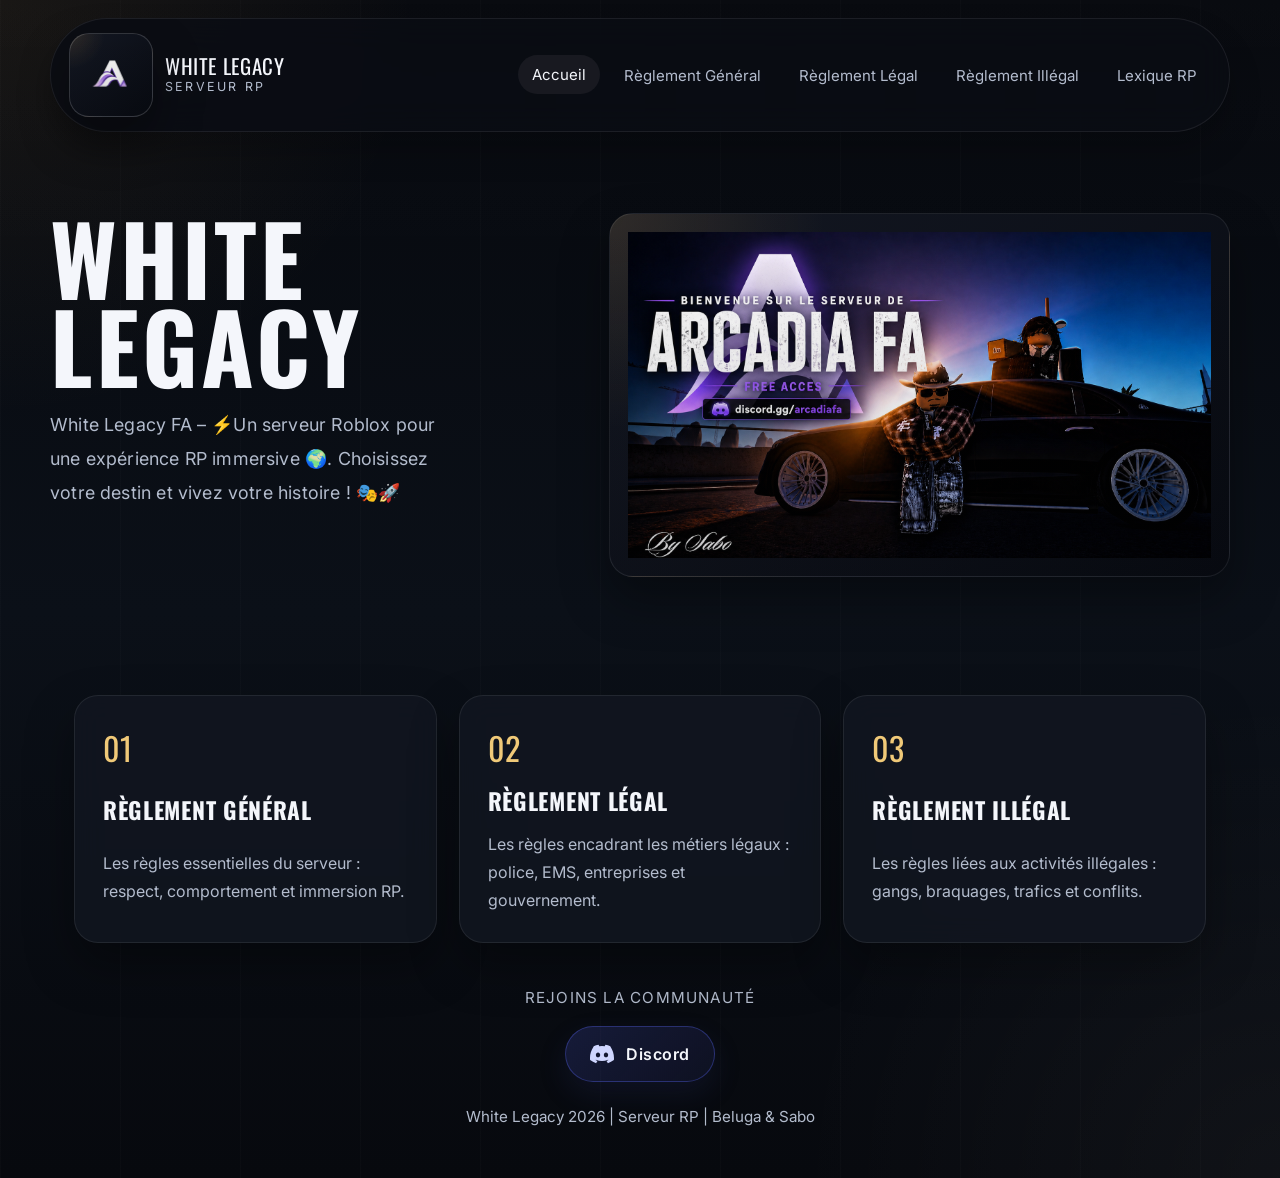
<file: index.html>
<!DOCTYPE html>
<html lang="fr">
  <head>
    <meta charset="UTF-8" />
    <meta name="viewport" content="width=device-width, initial-scale=1.0" />
    <title>White Legacy | Accueil</title>
    <meta
      name="description"
      content="Accueil du site White Legacy avec accès rapide aux règlements du serveur RP."
    />
    <link rel="preconnect" href="https://fonts.googleapis.com" />
    <link rel="preconnect" href="https://fonts.gstatic.com" crossorigin />
    <link
      href="https://fonts.googleapis.com/css2?family=Oswald:wght@400;500;600&family=Inter:wght@400;500;600;700&display=swap"
      rel="stylesheet"
    />
    <link rel="stylesheet" href="style.css" />
  </head>
  <body data-page="index.html">
    <div class="site-shell">
      <header class="page-hero page-hero--home">
        <nav class="navbar">
          <a href="index.html" class="brand" aria-label="Retour à l'accueil">
            <span class="media-frame media-frame--logo">
              <img
                class="media-image media-image--contain brand-logo"
                data-image-key="logo"
                alt="Logo White Legacy"
                loading="eager"
              />
              <span class="media-fallback" aria-hidden="true">
                <strong>WL</strong>
                <small>Logo</small>
              </span>
            </span>

            <span class="brand-copy">
              <span class="brand-text">White Legacy</span>
              <span class="brand-subtitle">Serveur RP</span>
            </span>
          </a>

          <button
            class="nav-toggle"
            type="button"
            aria-label="Ouvrir le menu"
            aria-expanded="false"
          >
            <span></span>
            <span></span>
            <span></span>
          </button>

          <div class="nav-links">
            <a href="index.html">Accueil</a>
            <a href="reglement-general.html">Règlement Général</a>
            <a href="reglement-legal.html">Règlement Légal</a>
            <a href="reglement-illegal.html">Règlement Illégal</a>
            <a href="lexique.html">Lexique RP</a>
          </div>
        </nav>

        <div class="hero-grid">
          <div class="hero-copy-panel" data-reveal>
            <h1>White Legacy</h1>
            <p class="hero-copy">
              White Legacy FA – ⚡Un serveur Roblox pour une expérience RP
              immersive 🌍. Choisissez votre destin et vivez votre histoire !
              🎭🚀
            </p>
          </div>

          <div class="hero-visual-panel" data-reveal>
            <div class="media-frame media-frame--banner">
              <img
                class="media-image hero-banner-image"
                data-image-key="banner"
                alt="Bannière White Legacy"
                loading="eager"
              />
              <div class="media-fallback" aria-hidden="true">
                <strong>Bannière White Legacy</strong>
                <small>Ajoute ou remplace `images/banner.jpg`</small>
              </div>
            </div>
          </div>
        </div>
      </header>

      <main>
        <section class="section">
          <div class="page-card-grid">
            <a href="reglement-general.html" class="page-card" data-reveal>
              <span class="page-card-index">01</span>
              <h3>Règlement Général</h3>
              <p>
                Les règles essentielles du serveur : respect, comportement et
                immersion RP.
              </p>
            </a>

            <a href="reglement-legal.html" class="page-card" data-reveal>
              <span class="page-card-index">02</span>
              <h3>Règlement Légal</h3>
              <p>
                Les règles encadrant les métiers légaux : police, EMS,
                entreprises et gouvernement.
              </p>
            </a>

            <a href="reglement-illegal.html" class="page-card" data-reveal>
              <span class="page-card-index">03</span>
              <h3>Règlement Illégal</h3>
              <p>
                Les règles liées aux activités illégales : gangs, braquages,
                trafics et conflits.
              </p>
            </a>
          </div>
        </section>
      </main>

      <footer class="footer">
        <div class="footer-community">
          <p class="footer-community-text">Rejoins la communauté</p>
          <a
            href="https://discord.gg/whitelegacy"
            class="discord-button"
            target="_blank"
            rel="noopener noreferrer"
            aria-label="Rejoindre le Discord White Legacy"
          >
            <span class="discord-button-icon" aria-hidden="true">
              <svg
                viewBox="0 0 24 24"
                role="img"
                focusable="false"
                xmlns="http://www.w3.org/2000/svg"
              >
                <path
                  d="M20.317 4.369a19.791 19.791 0 0 0-4.885-1.515.074.074 0 0 0-.078.037c-.211.375-.444.864-.608 1.249a18.27 18.27 0 0 0-5.487 0 12.64 12.64 0 0 0-.617-1.249.077.077 0 0 0-.078-.037 19.736 19.736 0 0 0-4.885 1.515.07.07 0 0 0-.032.027C.533 9.046-.32 13.58.099 18.057a.082.082 0 0 0 .031.056 19.9 19.9 0 0 0 5.993 3.03.078.078 0 0 0 .084-.028c.462-.63.874-1.295 1.226-1.994a.076.076 0 0 0-.041-.106 13.107 13.107 0 0 1-1.872-.892.077.077 0 0 1-.008-.128c.126-.094.252-.192.372-.291a.074.074 0 0 1 .077-.01c3.927 1.793 8.18 1.793 12.061 0a.074.074 0 0 1 .078.009c.12.099.246.198.373.292a.077.077 0 0 1-.006.127 12.299 12.299 0 0 1-1.873.892.077.077 0 0 0-.04.107c.36.698.772 1.363 1.225 1.993a.076.076 0 0 0 .084.028 19.838 19.838 0 0 0 6.002-3.03.077.077 0 0 0 .031-.055c.5-5.177-.838-9.674-3.548-13.66a.061.061 0 0 0-.031-.03ZM8.02 15.331c-1.183 0-2.157-1.085-2.157-2.419 0-1.333.955-2.418 2.157-2.418 1.211 0 2.176 1.094 2.157 2.418 0 1.334-.955 2.419-2.157 2.419Zm7.975 0c-1.183 0-2.157-1.085-2.157-2.419 0-1.333.955-2.418 2.157-2.418 1.211 0 2.176 1.094 2.157 2.418 0 1.334-.946 2.419-2.157 2.419Z"
                />
              </svg>
            </span>
            <span class="discord-button-label">Discord</span>
          </a>
        </div>
        <p>
          White Legacy <span id="current-year"></span> | Serveur RP | Beluga &
          Sabo
        </p>
      </footer>
    </div>

    <script src="script.js"></script>
  </body>
</html>
</file>
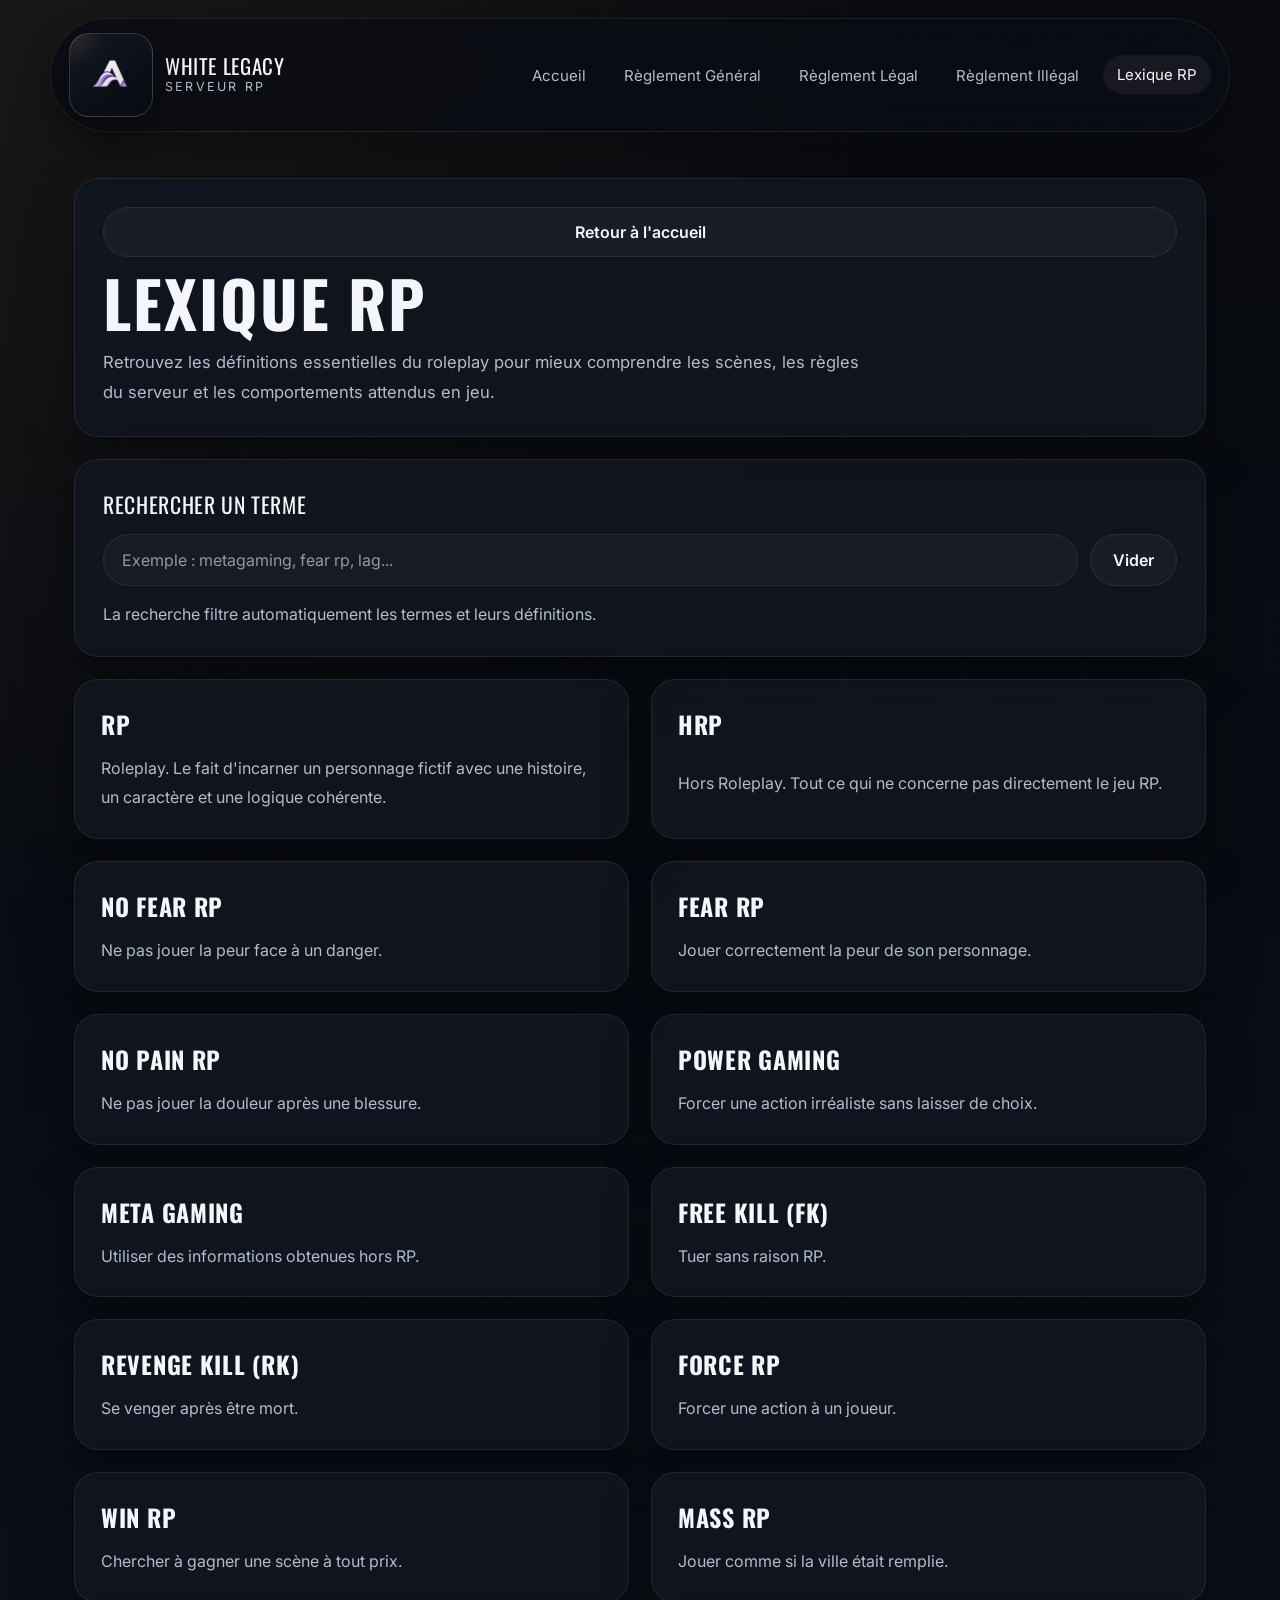
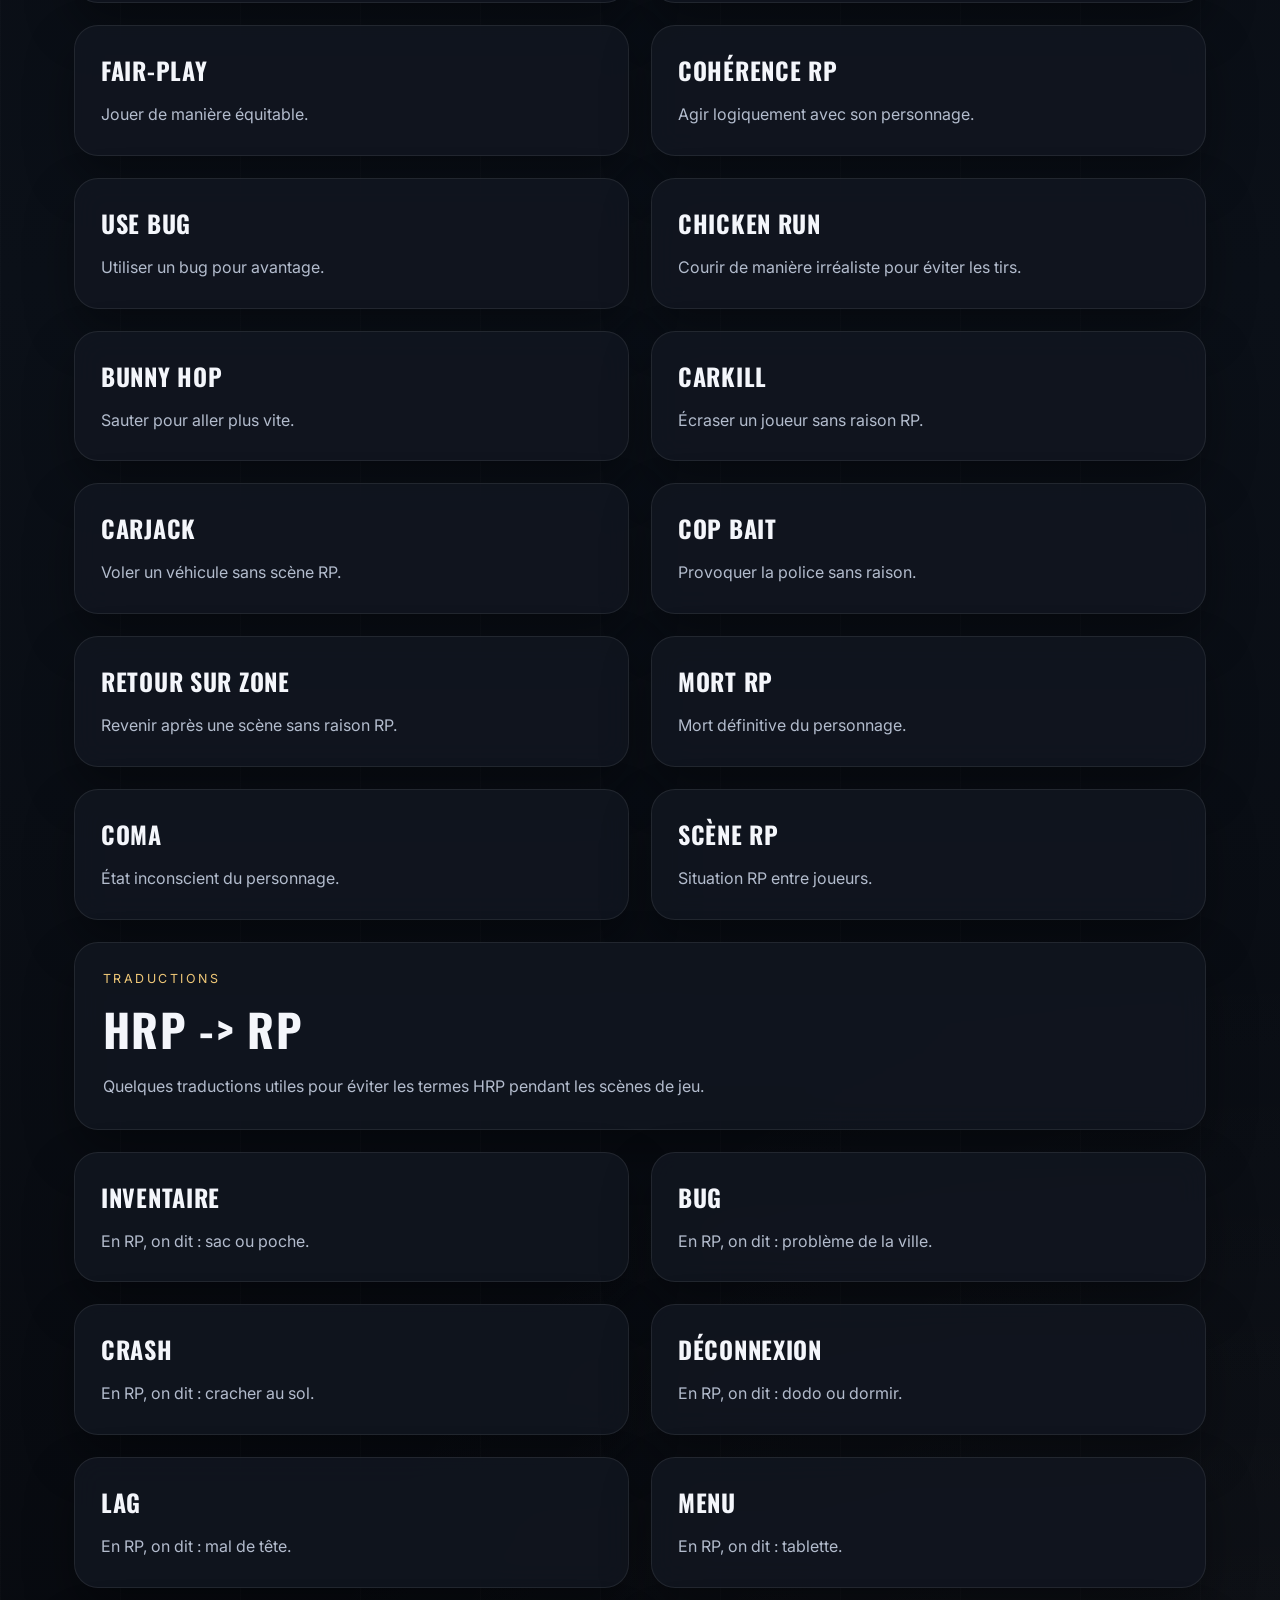
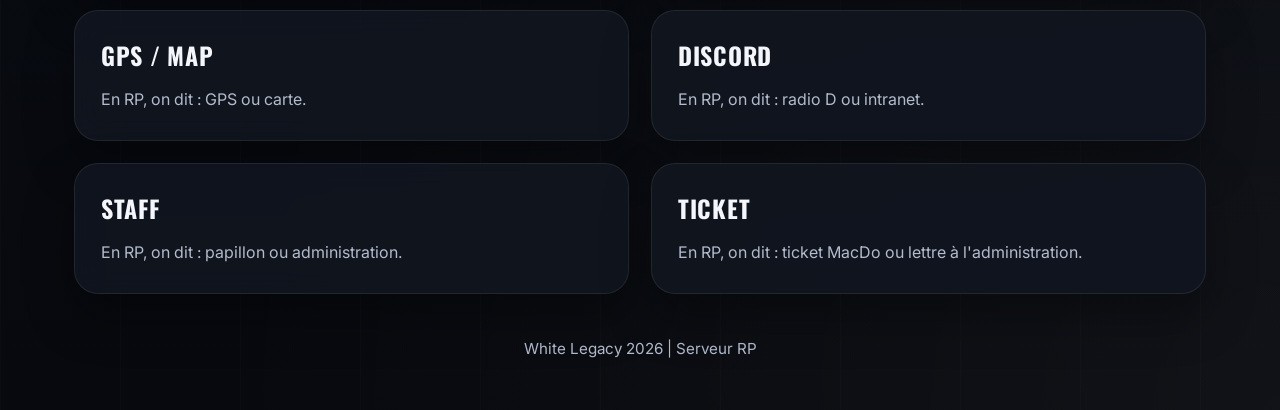
<file: lexique.html>
<!DOCTYPE html>
<html lang="fr">
  <head>
    <meta charset="UTF-8" />
    <meta name="viewport" content="width=device-width, initial-scale=1.0" />
    <title>White Legacy | Lexique RP</title>
    <meta
      name="description"
      content="Lexique RP complet de White Legacy pour comprendre les principaux termes du roleplay."
    />
    <link rel="preconnect" href="https://fonts.googleapis.com" />
    <link rel="preconnect" href="https://fonts.gstatic.com" crossorigin />
    <link
      href="https://fonts.googleapis.com/css2?family=Oswald:wght@400;500;600&family=Inter:wght@400;500;600;700&display=swap"
      rel="stylesheet"
    />
    <link rel="stylesheet" href="style.css" />
  </head>
  <body data-page="lexique.html">
    <div class="site-shell">
      <header class="page-hero page-hero--inner">
        <nav class="navbar">
          <a href="index.html" class="brand" aria-label="Retour à l'accueil">
            <span class="media-frame media-frame--logo">
              <img
                class="media-image media-image--contain brand-logo"
                data-image-key="logo"
                alt="Logo White Legacy"
                loading="eager"
              />
              <span class="media-fallback" aria-hidden="true">
                <strong>WL</strong>
                <small>Logo</small>
              </span>
            </span>

            <span class="brand-copy">
              <span class="brand-text">White Legacy</span>
              <span class="brand-subtitle">Serveur RP</span>
            </span>
          </a>

          <button
            class="nav-toggle"
            type="button"
            aria-label="Ouvrir le menu"
            aria-expanded="false"
          >
            <span></span>
            <span></span>
            <span></span>
          </button>

          <div class="nav-links">
            <a href="index.html">Accueil</a>
            <a href="reglement-general.html">Règlement Général</a>
            <a href="reglement-legal.html">Règlement Légal</a>
            <a href="reglement-illegal.html">Règlement Illégal</a>
            <a href="lexique.html">Lexique RP</a>
          </div>
        </nav>
      </header>

      <main class="page-main">
        <section class="lexicon-page">
          <div class="lexicon-hero" data-reveal>
            <a href="index.html" class="back-link">Retour à l'accueil</a>
            <h1>Lexique RP</h1>
            <p class="lexicon-intro">
              Retrouvez les définitions essentielles du roleplay pour mieux
              comprendre les scènes, les règles du serveur et les comportements
              attendus en jeu.
            </p>
          </div>

          <section class="lexicon-search-panel" data-reveal>
            <label class="lexicon-search-label" for="lexiqueSearch">
              Rechercher un terme
            </label>
            <div class="lexicon-search-bar">
              <input
                id="lexiqueSearch"
                class="lexicon-search-input"
                type="search"
                placeholder="Exemple : metagaming, fear rp, lag..."
                autocomplete="off"
              />
              <button
                id="clearLexiqueSearch"
                type="button"
                class="lexicon-clear-button"
              >
                Vider
              </button>
            </div>
            <p class="lexicon-search-help">
              La recherche filtre automatiquement les termes et leurs
              définitions.
            </p>
          </section>

          <div id="noLexiqueResult" class="lexicon-empty" hidden>
            Aucun terme trouvé.
          </div>

          <section class="lexicon-grid">
            <article class="lexicon-card lexique-card" data-reveal>
              <h2 class="lexicon-term lexique-term">RP</h2>
              <p class="lexicon-definition lexique-definition">
                Roleplay. Le fait d'incarner un personnage fictif avec une
                histoire, un caractère et une logique cohérente.
              </p>
            </article>

            <article class="lexicon-card lexique-card" data-reveal>
              <h2 class="lexicon-term lexique-term">HRP</h2>
              <p class="lexicon-definition lexique-definition">
                Hors Roleplay. Tout ce qui ne concerne pas directement le jeu
                RP.
              </p>
            </article>

            <article class="lexicon-card lexique-card" data-reveal>
              <h2 class="lexicon-term lexique-term">No Fear RP</h2>
              <p class="lexicon-definition lexique-definition">
                Ne pas jouer la peur face à un danger.
              </p>
            </article>

            <article class="lexicon-card lexique-card" data-reveal>
              <h2 class="lexicon-term lexique-term">Fear RP</h2>
              <p class="lexicon-definition lexique-definition">
                Jouer correctement la peur de son personnage.
              </p>
            </article>

            <article class="lexicon-card lexique-card" data-reveal>
              <h2 class="lexicon-term lexique-term">No Pain RP</h2>
              <p class="lexicon-definition lexique-definition">
                Ne pas jouer la douleur après une blessure.
              </p>
            </article>

            <article class="lexicon-card lexique-card" data-reveal>
              <h2 class="lexicon-term lexique-term">Power Gaming</h2>
              <p class="lexicon-definition lexique-definition">
                Forcer une action irréaliste sans laisser de choix.
              </p>
            </article>

            <article class="lexicon-card lexique-card" data-reveal>
              <h2 class="lexicon-term lexique-term">Meta Gaming</h2>
              <p class="lexicon-definition lexique-definition">
                Utiliser des informations obtenues hors RP.
              </p>
            </article>

            <article class="lexicon-card lexique-card" data-reveal>
              <h2 class="lexicon-term lexique-term">Free Kill (FK)</h2>
              <p class="lexicon-definition lexique-definition">
                Tuer sans raison RP.
              </p>
            </article>

            <article class="lexicon-card lexique-card" data-reveal>
              <h2 class="lexicon-term lexique-term">Revenge Kill (RK)</h2>
              <p class="lexicon-definition lexique-definition">
                Se venger après être mort.
              </p>
            </article>

            <article class="lexicon-card lexique-card" data-reveal>
              <h2 class="lexicon-term lexique-term">Force RP</h2>
              <p class="lexicon-definition lexique-definition">
                Forcer une action à un joueur.
              </p>
            </article>

            <article class="lexicon-card lexique-card" data-reveal>
              <h2 class="lexicon-term lexique-term">Win RP</h2>
              <p class="lexicon-definition lexique-definition">
                Chercher à gagner une scène à tout prix.
              </p>
            </article>

            <article class="lexicon-card lexique-card" data-reveal>
              <h2 class="lexicon-term lexique-term">Mass RP</h2>
              <p class="lexicon-definition lexique-definition">
                Jouer comme si la ville était remplie.
              </p>
            </article>

            <article class="lexicon-card lexique-card" data-reveal>
              <h2 class="lexicon-term lexique-term">Fair-play</h2>
              <p class="lexicon-definition lexique-definition">
                Jouer de manière équitable.
              </p>
            </article>

            <article class="lexicon-card lexique-card" data-reveal>
              <h2 class="lexicon-term lexique-term">Cohérence RP</h2>
              <p class="lexicon-definition lexique-definition">
                Agir logiquement avec son personnage.
              </p>
            </article>

            <article class="lexicon-card lexique-card" data-reveal>
              <h2 class="lexicon-term lexique-term">Use Bug</h2>
              <p class="lexicon-definition lexique-definition">
                Utiliser un bug pour avantage.
              </p>
            </article>

            <article class="lexicon-card lexique-card" data-reveal>
              <h2 class="lexicon-term lexique-term">Chicken Run</h2>
              <p class="lexicon-definition lexique-definition">
                Courir de manière irréaliste pour éviter les tirs.
              </p>
            </article>

            <article class="lexicon-card lexique-card" data-reveal>
              <h2 class="lexicon-term lexique-term">Bunny Hop</h2>
              <p class="lexicon-definition lexique-definition">
                Sauter pour aller plus vite.
              </p>
            </article>

            <article class="lexicon-card lexique-card" data-reveal>
              <h2 class="lexicon-term lexique-term">Carkill</h2>
              <p class="lexicon-definition lexique-definition">
                Écraser un joueur sans raison RP.
              </p>
            </article>

            <article class="lexicon-card lexique-card" data-reveal>
              <h2 class="lexicon-term lexique-term">Carjack</h2>
              <p class="lexicon-definition lexique-definition">
                Voler un véhicule sans scène RP.
              </p>
            </article>

            <article class="lexicon-card lexique-card" data-reveal>
              <h2 class="lexicon-term lexique-term">Cop Bait</h2>
              <p class="lexicon-definition lexique-definition">
                Provoquer la police sans raison.
              </p>
            </article>

            <article class="lexicon-card lexique-card" data-reveal>
              <h2 class="lexicon-term lexique-term">Retour sur zone</h2>
              <p class="lexicon-definition lexique-definition">
                Revenir après une scène sans raison RP.
              </p>
            </article>

            <article class="lexicon-card lexique-card" data-reveal>
              <h2 class="lexicon-term lexique-term">Mort RP</h2>
              <p class="lexicon-definition lexique-definition">
                Mort définitive du personnage.
              </p>
            </article>

            <article class="lexicon-card lexique-card" data-reveal>
              <h2 class="lexicon-term lexique-term">Coma</h2>
              <p class="lexicon-definition lexique-definition">
                État inconscient du personnage.
              </p>
            </article>

            <article class="lexicon-card lexique-card" data-reveal>
              <h2 class="lexicon-term lexique-term">Scène RP</h2>
              <p class="lexicon-definition lexique-definition">
                Situation RP entre joueurs.
              </p>
            </article>
          </section>

          <section class="lexicon-section" data-reveal>
            <p class="lexicon-kicker">Traductions</p>
            <h2 class="lexicon-section-title">HRP -> RP</h2>
            <p class="lexicon-section-copy">
              Quelques traductions utiles pour éviter les termes HRP pendant les
              scènes de jeu.
            </p>
          </section>

          <section class="lexicon-grid">
            <article class="lexicon-card lexique-card" data-reveal>
              <h2 class="lexicon-term lexique-term">Inventaire</h2>
              <p class="lexicon-definition lexique-definition">
                En RP, on dit : sac ou poche.
              </p>
            </article>

            <article class="lexicon-card lexique-card" data-reveal>
              <h2 class="lexicon-term lexique-term">Bug</h2>
              <p class="lexicon-definition lexique-definition">
                En RP, on dit : problème de la ville.
              </p>
            </article>

            <article class="lexicon-card lexique-card" data-reveal>
              <h2 class="lexicon-term lexique-term">Crash</h2>
              <p class="lexicon-definition lexique-definition">
                En RP, on dit : cracher au sol.
              </p>
            </article>

            <article class="lexicon-card lexique-card" data-reveal>
              <h2 class="lexicon-term lexique-term">Déconnexion</h2>
              <p class="lexicon-definition lexique-definition">
                En RP, on dit : dodo ou dormir.
              </p>
            </article>

            <article class="lexicon-card lexique-card" data-reveal>
              <h2 class="lexicon-term lexique-term">Lag</h2>
              <p class="lexicon-definition lexique-definition">
                En RP, on dit : mal de tête.
              </p>
            </article>

            <article class="lexicon-card lexique-card" data-reveal>
              <h2 class="lexicon-term lexique-term">Menu</h2>
              <p class="lexicon-definition lexique-definition">
                En RP, on dit : tablette.
              </p>
            </article>

            <article class="lexicon-card lexique-card" data-reveal>
              <h2 class="lexicon-term lexique-term">GPS / Map</h2>
              <p class="lexicon-definition lexique-definition">
                En RP, on dit : GPS ou carte.
              </p>
            </article>

            <article class="lexicon-card lexique-card" data-reveal>
              <h2 class="lexicon-term lexique-term">Discord</h2>
              <p class="lexicon-definition lexique-definition">
                En RP, on dit : radio D ou intranet.
              </p>
            </article>

            <article class="lexicon-card lexique-card" data-reveal>
              <h2 class="lexicon-term lexique-term">Staff</h2>
              <p class="lexicon-definition lexique-definition">
                En RP, on dit : papillon ou administration.
              </p>
            </article>

            <article class="lexicon-card lexique-card" data-reveal>
              <h2 class="lexicon-term lexique-term">Ticket</h2>
              <p class="lexicon-definition lexique-definition">
                En RP, on dit : ticket MacDo ou lettre à l'administration.
              </p>
            </article>
          </section>
        </section>
      </main>

      <footer class="footer">
        <p>White Legacy <span id="current-year"></span> | Serveur RP</p>
      </footer>
    </div>

    <script src="script.js"></script>
  </body>
</html>
</file>
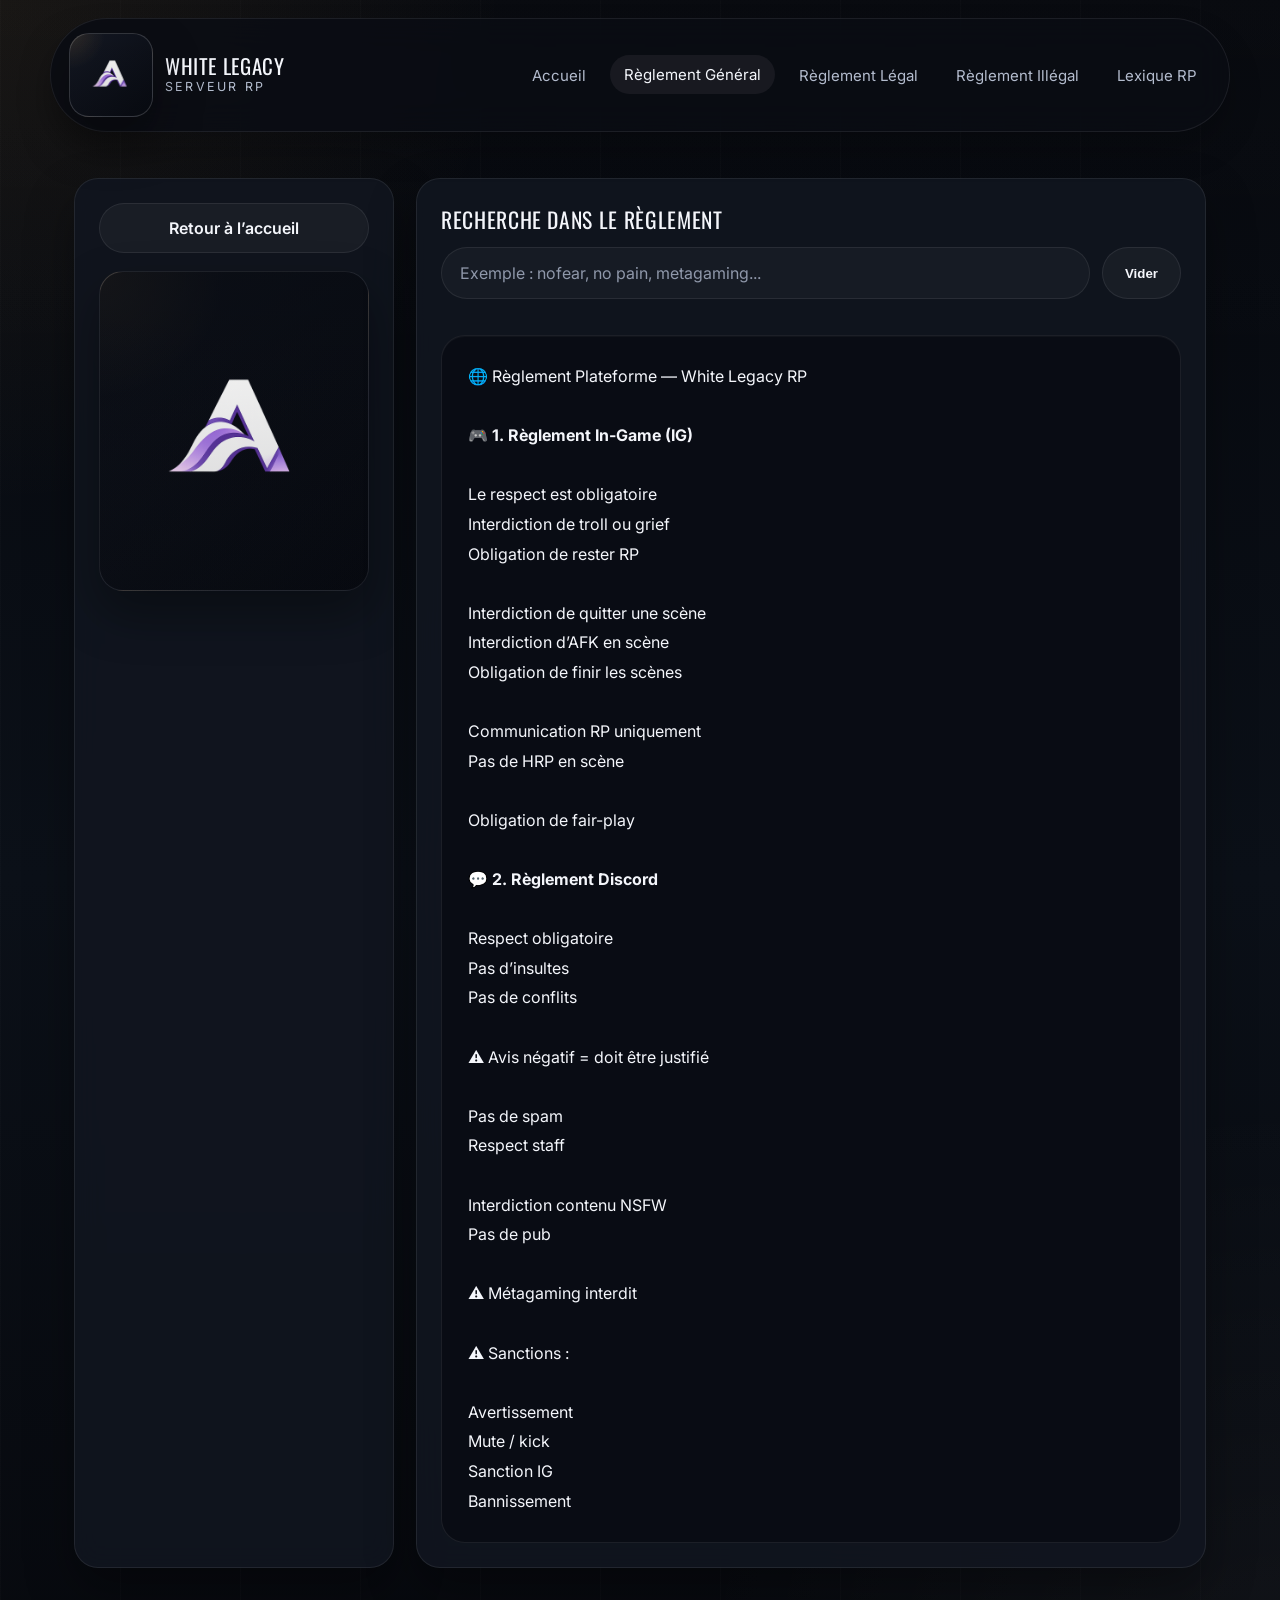
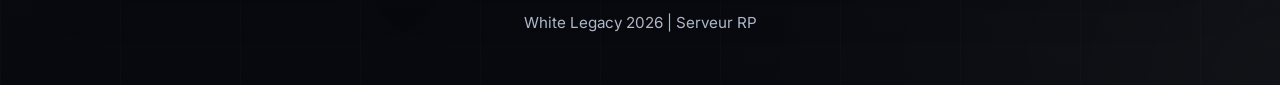
<file: reglement-general.html>
<!DOCTYPE html>
<html lang="fr">
  <head>
    <meta charset="UTF-8" />
    <meta name="viewport" content="width=device-width, initial-scale=1.0" />
    <title>White Legacy | Règlement Général</title>
    <meta
      name="description"
      content="Règlement général du serveur RP White Legacy."
    />
    <link rel="preconnect" href="https://fonts.googleapis.com" />
    <link rel="preconnect" href="https://fonts.gstatic.com" crossorigin />
    <link
      href="https://fonts.googleapis.com/css2?family=Oswald:wght@400;500;600&family=Inter:wght@400;500;600;700&display=swap"
      rel="stylesheet"
    />
    <link rel="stylesheet" href="style.css" />
  </head>
  <body data-page="reglement-general.html">
    <div class="site-shell">
      <header class="page-hero page-hero--inner">
        <nav class="navbar">
          <a href="index.html" class="brand" aria-label="Retour à l'accueil">
            <span class="media-frame media-frame--logo">
              <img
                class="media-image media-image--contain brand-logo"
                data-image-key="logo"
                alt="Logo White Legacy"
                loading="eager"
              />
              <span class="media-fallback" aria-hidden="true">
                <strong>WL</strong>
                <small>Logo</small>
              </span>
            </span>

            <span class="brand-copy">
              <span class="brand-text">White Legacy</span>
              <span class="brand-subtitle">Serveur RP</span>
            </span>
          </a>

          <button
            class="nav-toggle"
            type="button"
            aria-label="Ouvrir le menu"
            aria-expanded="false"
          >
            <span></span>
            <span></span>
            <span></span>
          </button>

          <div class="nav-links">
            <a href="index.html">Accueil</a>
            <a href="reglement-general.html">Règlement Général</a>
            <a href="reglement-legal.html">Règlement Légal</a>
            <a href="reglement-illegal.html">Règlement Illégal</a>
            <a href="lexique.html">Lexique RP</a>
          </div>
        </nav>
      </header>

      <main class="page-main">
        <section class="rules-layout">
          <aside class="rules-sidebar" data-reveal>
            <a href="index.html" class="back-link">Retour à l’accueil</a>

            <div class="media-frame media-frame--rule">
              <img
                class="media-image media-image--contain"
                data-image-key="general"
                alt="Illustration du règlement général"
                loading="lazy"
              />
              <div class="media-fallback" aria-hidden="true">
                <strong>Illustration générale</strong>
                <small>Ajoute ou remplace `images/general.png`</small>
              </div>
            </div>
          </aside>

          <section
            class="rules-reader rules-content-panel"
            data-reveal
            data-rules-source="rules/general.txt"
            data-rules-title="Règlement Général"
          >
            <div class="rules-tools">
              <label class="rules-search-label" for="rules-search-general">
                Recherche dans le règlement
              </label>

              <div class="rules-search-bar">
                <input
                  id="rules-search-general"
                  class="rules-search-input"
                  type="search"
                  placeholder="Exemple : nofear, no pain, metagaming..."
                  autocomplete="off"
                  disabled
                />
                <button
                  type="button"
                  class="rules-clear-button"
                  disabled
                >
                  Vider
                </button>
              </div>
            </div>

            <div class="rules-search-results" hidden></div>

            <div class="rules-content" aria-live="polite">
              <p class="rules-loading">Chargement du règlement...</p>
            </div>
          </section>
        </section>
      </main>

      <footer class="footer">
        <p>White Legacy <span id="current-year"></span> | Serveur RP</p>
      </footer>
    </div>

    <script src="script.js"></script>
  </body>
</html>
</file>
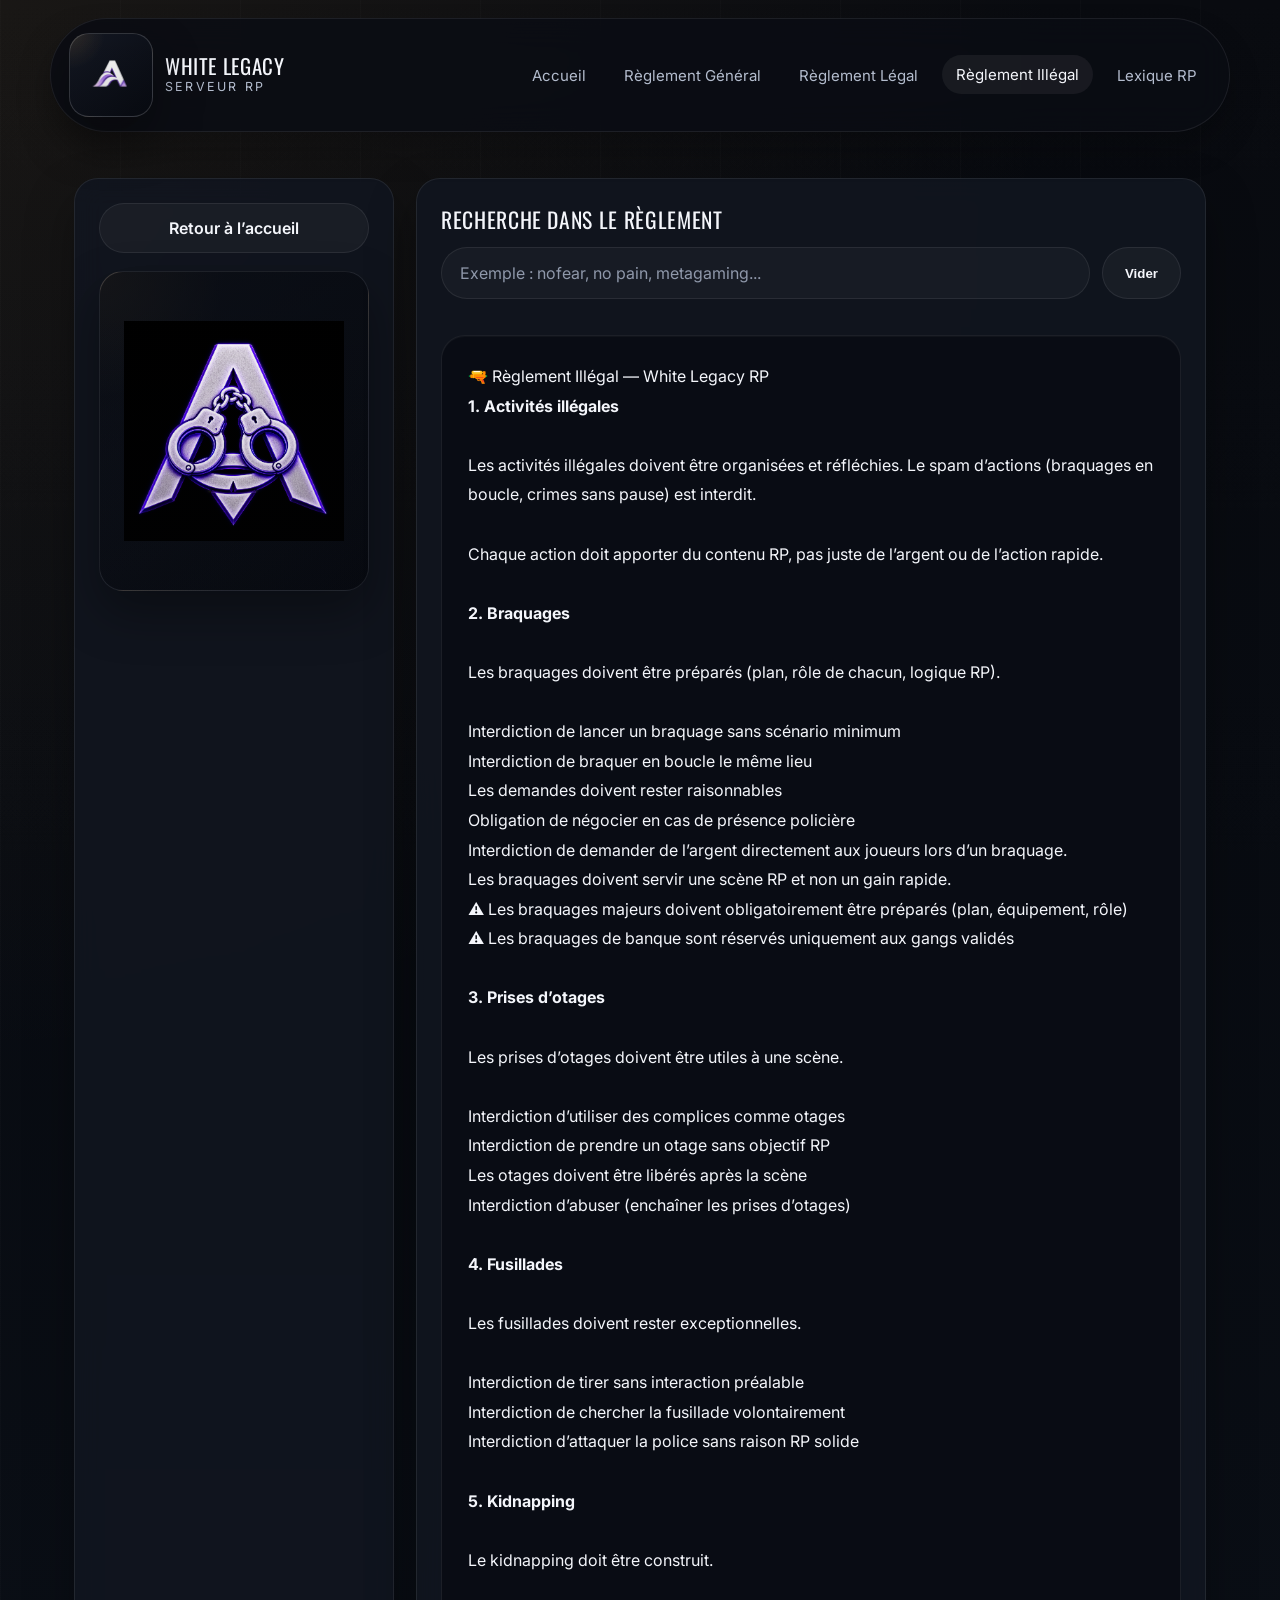
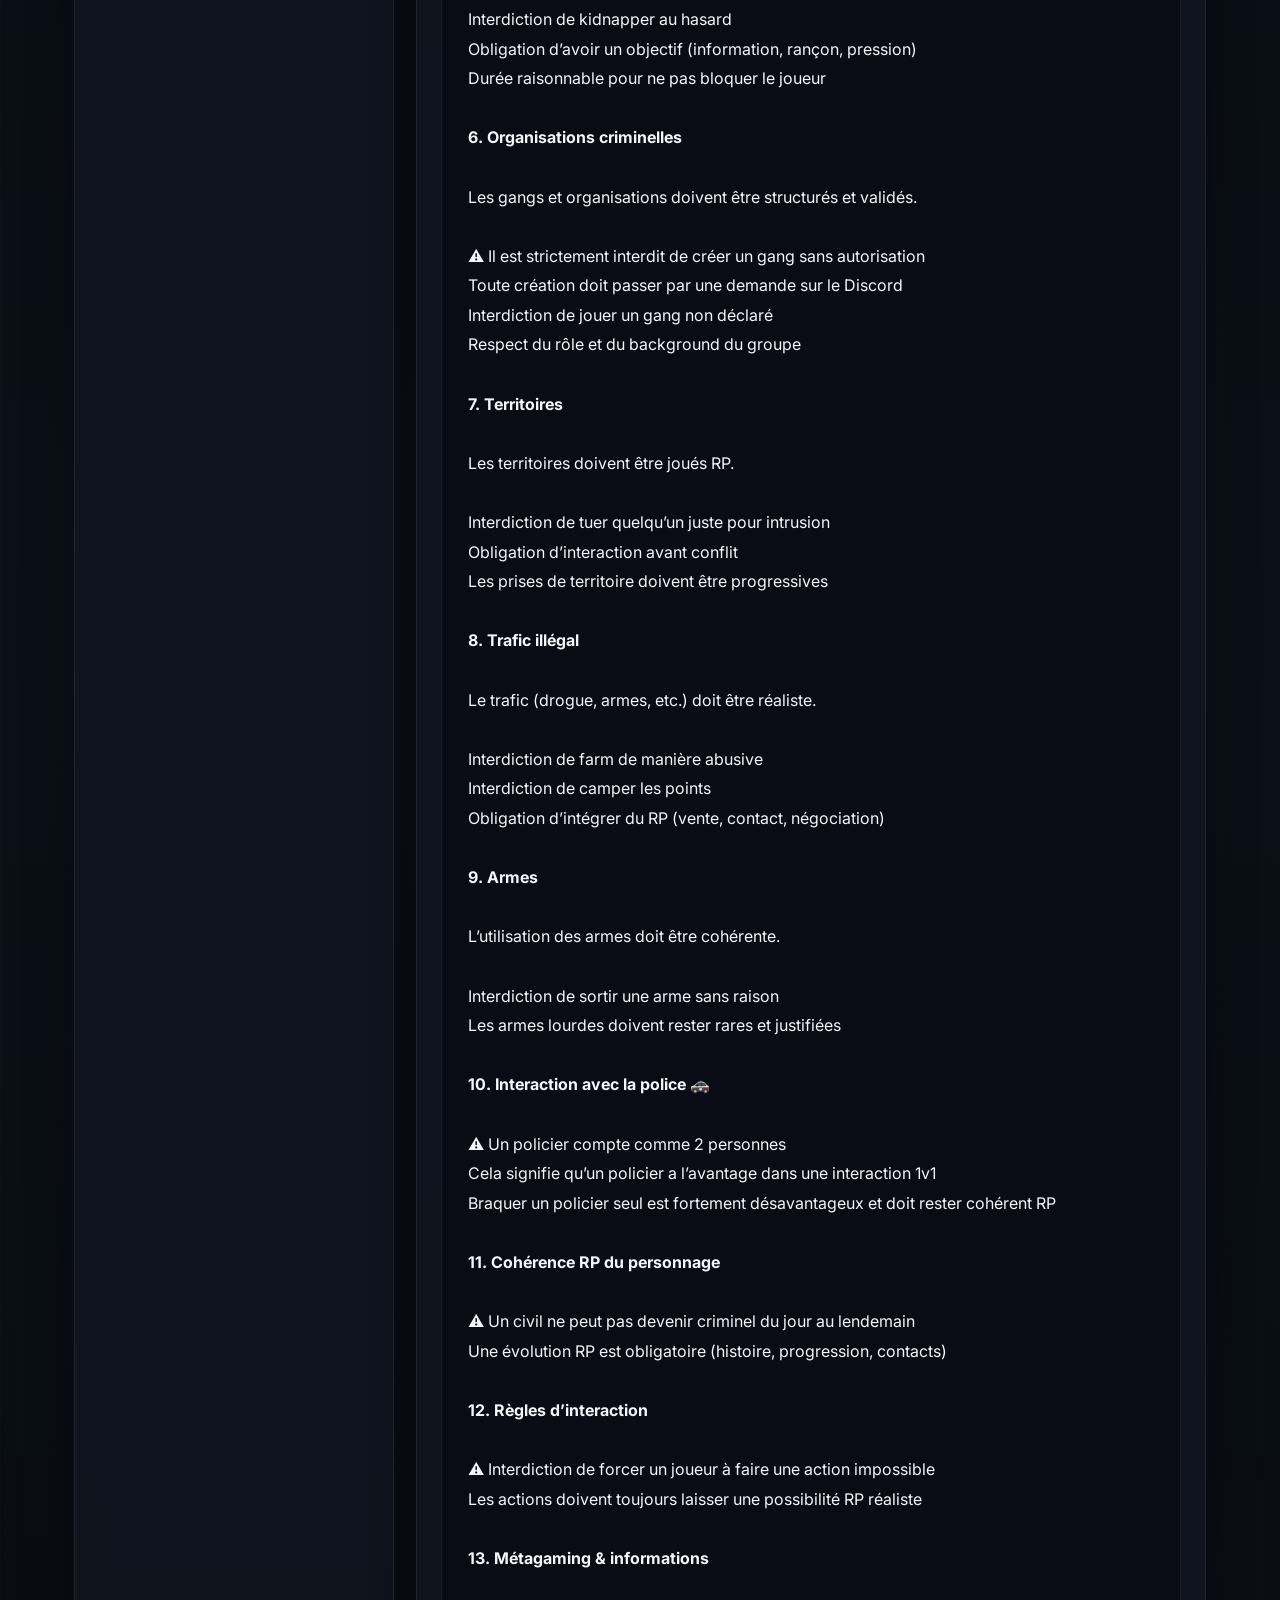
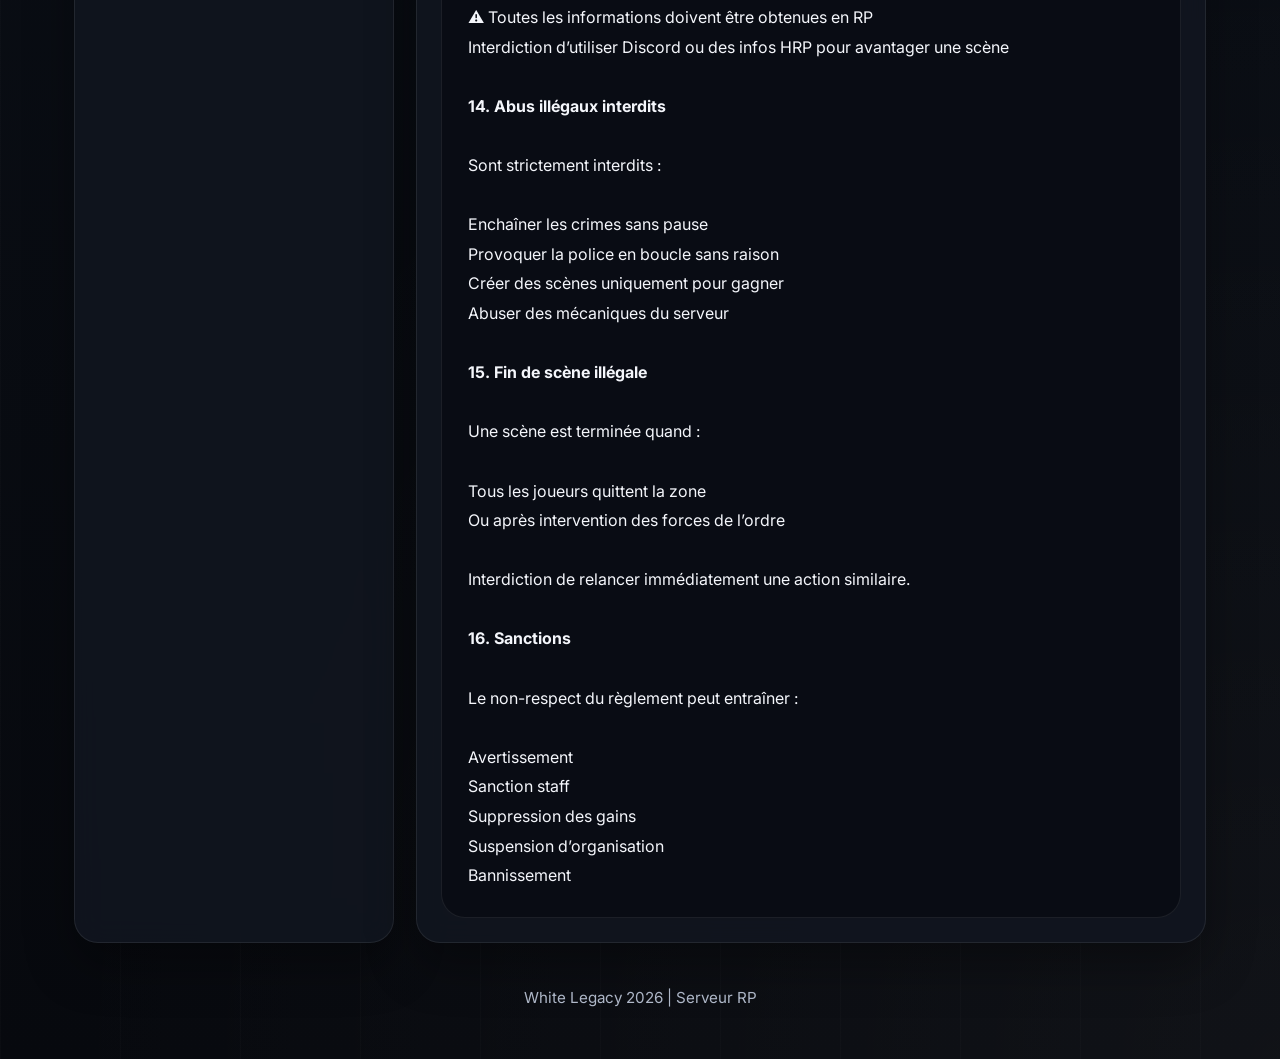
<file: reglement-illegal.html>
<!DOCTYPE html>
<html lang="fr">
  <head>
    <meta charset="UTF-8" />
    <meta name="viewport" content="width=device-width, initial-scale=1.0" />
    <title>White Legacy | Règlement Illégal</title>
    <meta
      name="description"
      content="Règlement illégal du serveur RP White Legacy."
    />
    <link rel="preconnect" href="https://fonts.googleapis.com" />
    <link rel="preconnect" href="https://fonts.gstatic.com" crossorigin />
    <link
      href="https://fonts.googleapis.com/css2?family=Oswald:wght@400;500;600&family=Inter:wght@400;500;600;700&display=swap"
      rel="stylesheet"
    />
    <link rel="stylesheet" href="style.css" />
  </head>
  <body data-page="reglement-illegal.html">
    <div class="site-shell">
      <header class="page-hero page-hero--inner">
        <nav class="navbar">
          <a href="index.html" class="brand" aria-label="Retour à l'accueil">
            <span class="media-frame media-frame--logo">
              <img
                class="media-image media-image--contain brand-logo"
                data-image-key="logo"
                alt="Logo White Legacy"
                loading="eager"
              />
              <span class="media-fallback" aria-hidden="true">
                <strong>WL</strong>
                <small>Logo</small>
              </span>
            </span>

            <span class="brand-copy">
              <span class="brand-text">White Legacy</span>
              <span class="brand-subtitle">Serveur RP</span>
            </span>
          </a>

          <button
            class="nav-toggle"
            type="button"
            aria-label="Ouvrir le menu"
            aria-expanded="false"
          >
            <span></span>
            <span></span>
            <span></span>
          </button>

          <div class="nav-links">
            <a href="index.html">Accueil</a>
            <a href="reglement-general.html">Règlement Général</a>
            <a href="reglement-legal.html">Règlement Légal</a>
            <a href="reglement-illegal.html">Règlement Illégal</a>
            <a href="lexique.html">Lexique RP</a>
          </div>
        </nav>
      </header>

      <main class="page-main">
        <section class="rules-layout">
          <aside class="rules-sidebar" data-reveal>
            <a href="index.html" class="back-link">Retour à l’accueil</a>

            <div class="media-frame media-frame--rule">
              <img
                class="media-image media-image--contain"
                data-image-key="illegal"
                alt="Illustration du règlement illégal"
                loading="lazy"
              />
              <div class="media-fallback" aria-hidden="true">
                <strong>Illustration illégale</strong>
                <small>Ajoute ou remplace `images/illegal.png`</small>
              </div>
            </div>
          </aside>

          <section
            class="rules-reader rules-content-panel"
            data-reveal
            data-rules-source="rules/illegal.txt"
            data-rules-title="Règlement Illégal"
          >
            <div class="rules-tools">
              <label class="rules-search-label" for="rules-search-illegal">
                Recherche dans le règlement
              </label>

              <div class="rules-search-bar">
                <input
                  id="rules-search-illegal"
                  class="rules-search-input"
                  type="search"
                  placeholder="Exemple : nofear, no pain, metagaming..."
                  autocomplete="off"
                  disabled
                />
                <button
                  type="button"
                  class="rules-clear-button"
                  disabled
                >
                  Vider
                </button>
              </div>
            </div>

            <div class="rules-search-results" hidden></div>

            <div class="rules-content" aria-live="polite">
              <p class="rules-loading">Chargement du règlement...</p>
            </div>
          </section>
        </section>
      </main>

      <footer class="footer">
        <p>White Legacy <span id="current-year"></span> | Serveur RP</p>
      </footer>
    </div>

    <script src="script.js"></script>
  </body>
</html>
</file>
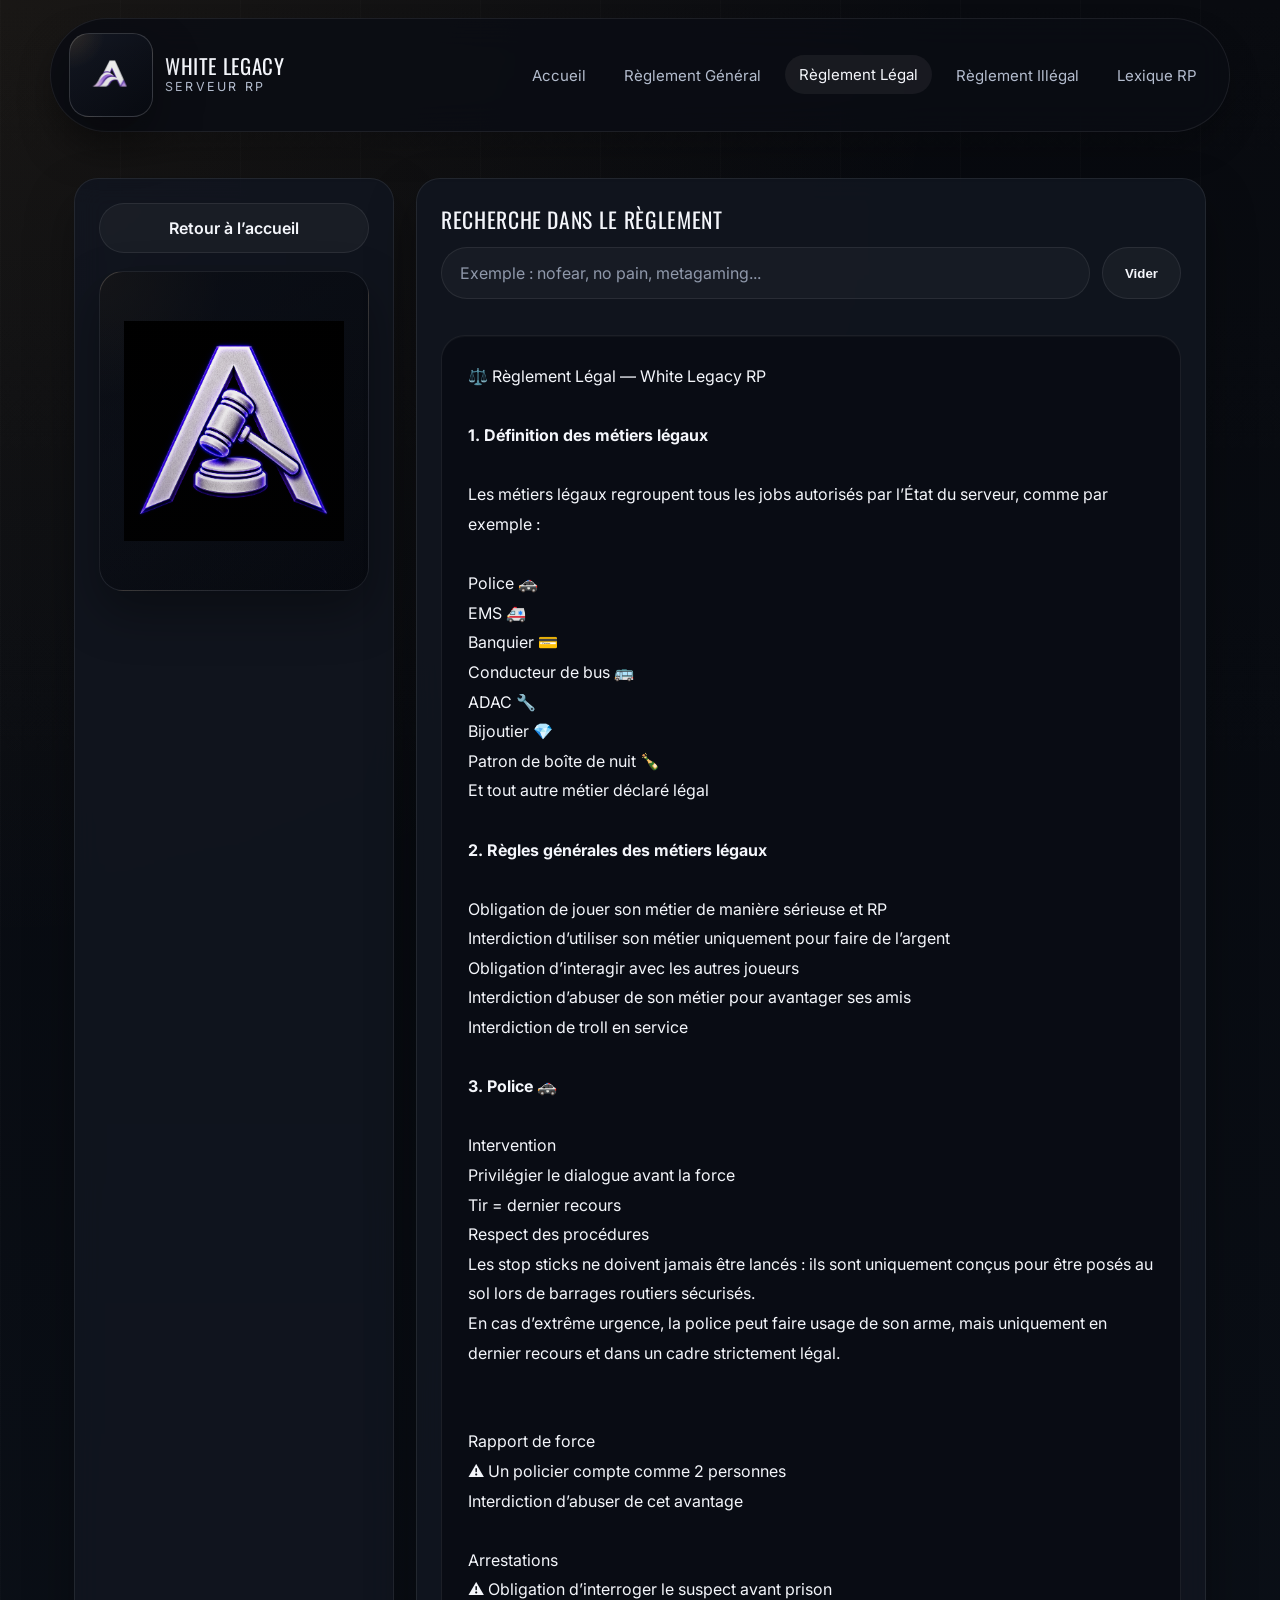
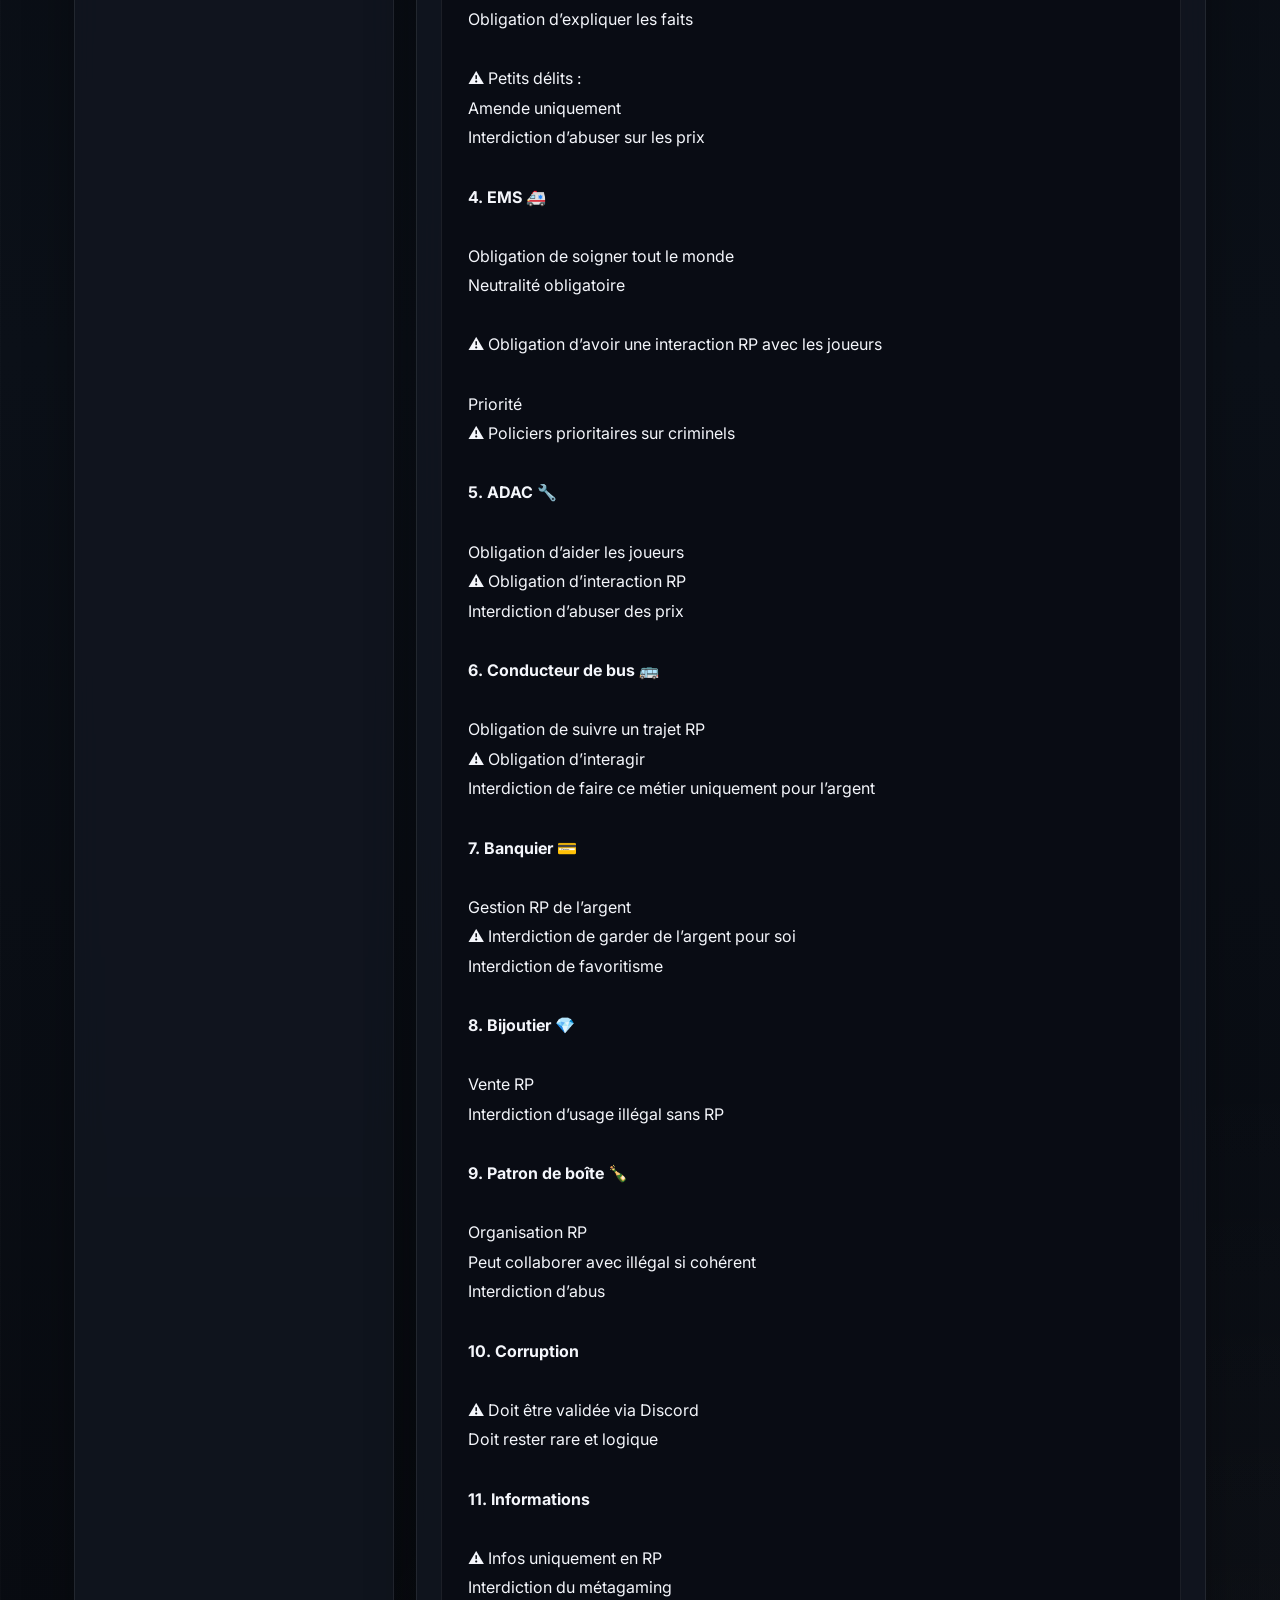
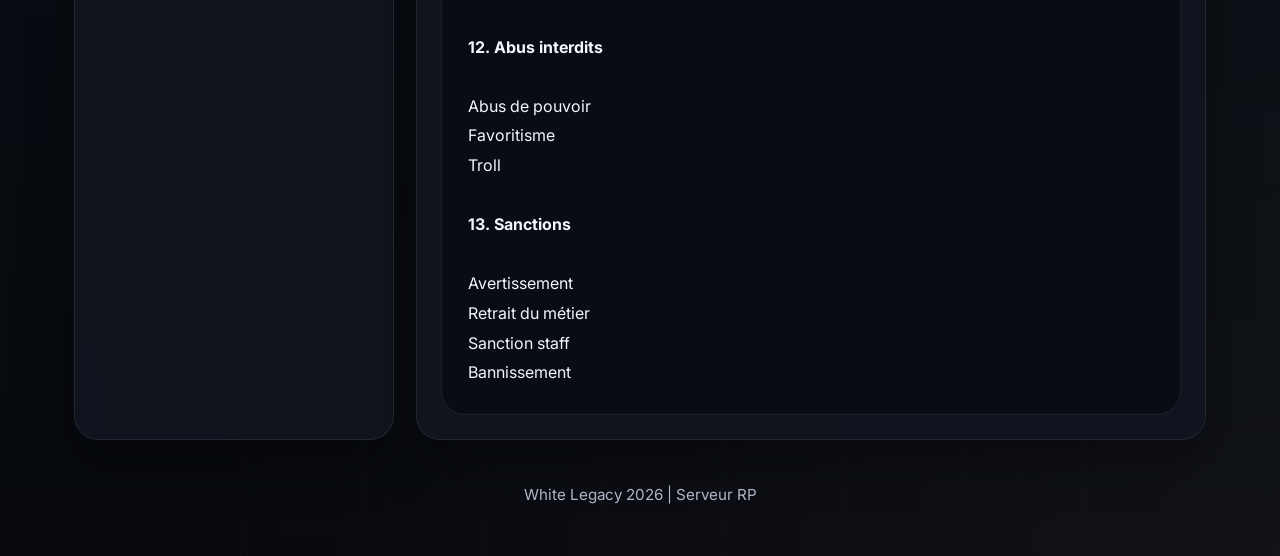
<file: reglement-legal.html>
<!DOCTYPE html>
<html lang="fr">
  <head>
    <meta charset="UTF-8" />
    <meta name="viewport" content="width=device-width, initial-scale=1.0" />
    <title>White Legacy | Règlement Légal</title>
    <meta
      name="description"
      content="Règlement légal du serveur RP White Legacy."
    />
    <link rel="preconnect" href="https://fonts.googleapis.com" />
    <link rel="preconnect" href="https://fonts.gstatic.com" crossorigin />
    <link
      href="https://fonts.googleapis.com/css2?family=Oswald:wght@400;500;600&family=Inter:wght@400;500;600;700&display=swap"
      rel="stylesheet"
    />
    <link rel="stylesheet" href="style.css" />
  </head>
  <body data-page="reglement-legal.html">
    <div class="site-shell">
      <header class="page-hero page-hero--inner">
        <nav class="navbar">
          <a href="index.html" class="brand" aria-label="Retour à l'accueil">
            <span class="media-frame media-frame--logo">
              <img
                class="media-image media-image--contain brand-logo"
                data-image-key="logo"
                alt="Logo White Legacy"
                loading="eager"
              />
              <span class="media-fallback" aria-hidden="true">
                <strong>WL</strong>
                <small>Logo</small>
              </span>
            </span>

            <span class="brand-copy">
              <span class="brand-text">White Legacy</span>
              <span class="brand-subtitle">Serveur RP</span>
            </span>
          </a>

          <button
            class="nav-toggle"
            type="button"
            aria-label="Ouvrir le menu"
            aria-expanded="false"
          >
            <span></span>
            <span></span>
            <span></span>
          </button>

          <div class="nav-links">
            <a href="index.html">Accueil</a>
            <a href="reglement-general.html">Règlement Général</a>
            <a href="reglement-legal.html">Règlement Légal</a>
            <a href="reglement-illegal.html">Règlement Illégal</a>
            <a href="lexique.html">Lexique RP</a>
          </div>
        </nav>
      </header>

      <main class="page-main">
        <section class="rules-layout">
          <aside class="rules-sidebar" data-reveal>
            <a href="index.html" class="back-link">Retour à l’accueil</a>

            <div class="media-frame media-frame--rule">
              <img
                class="media-image media-image--contain"
                data-image-key="legal"
                alt="Illustration du règlement légal"
                loading="lazy"
              />
              <div class="media-fallback" aria-hidden="true">
                <strong>Illustration légale</strong>
                <small>Ajoute ou remplace `images/legal.png`</small>
              </div>
            </div>
          </aside>

          <section
            class="rules-reader rules-content-panel"
            data-reveal
            data-rules-source="rules/legal.txt"
            data-rules-title="Règlement Légal"
          >
            <div class="rules-tools">
              <label class="rules-search-label" for="rules-search-legal">
                Recherche dans le règlement
              </label>

              <div class="rules-search-bar">
                <input
                  id="rules-search-legal"
                  class="rules-search-input"
                  type="search"
                  placeholder="Exemple : nofear, no pain, metagaming..."
                  autocomplete="off"
                  disabled
                />
                <button
                  type="button"
                  class="rules-clear-button"
                  disabled
                >
                  Vider
                </button>
              </div>
            </div>

            <div class="rules-search-results" hidden></div>

            <div class="rules-content" aria-live="polite">
              <p class="rules-loading">Chargement du règlement...</p>
            </div>
          </section>
        </section>
      </main>

      <footer class="footer">
        <p>White Legacy <span id="current-year"></span> | Serveur RP</p>
      </footer>
    </div>

    <script src="script.js"></script>
  </body>
</html>
</file>
<file: style.css>
:root {
  --bg: #07090e;
  --bg-panel: rgba(17, 22, 32, 0.9);
  --bg-panel-strong: rgba(10, 13, 20, 0.96);
  --line: rgba(255, 255, 255, 0.08);
  --line-strong: rgba(255, 255, 255, 0.16);
  --text: #f4f6fb;
  --muted: #b3bccd;
  --accent: #d5a24f;
  --accent-strong: #f0c978;
  --shadow: 0 22px 48px rgba(0, 0, 0, 0.34);
  --radius: 24px;
  --max-width: 1180px;
}

* {
  box-sizing: border-box;
}

html {
  scroll-behavior: smooth;
}

body {
  margin: 0;
  font-family: "Inter", sans-serif;
  color: var(--text);
  background:
    radial-gradient(circle at top left, rgba(213, 162, 79, 0.08), transparent 24%),
    radial-gradient(circle at bottom right, rgba(255, 255, 255, 0.04), transparent 28%),
    linear-gradient(180deg, #06080d 0%, #0b1018 52%, #07090e 100%);
}

img {
  display: block;
  max-width: 100%;
}

a {
  color: inherit;
  text-decoration: none;
}

code {
  padding: 2px 8px;
  border: 1px solid var(--line);
  border-radius: 999px;
  background: rgba(255, 255, 255, 0.05);
  color: var(--text);
  font-family: "Inter", sans-serif;
  font-size: 0.88rem;
}

mark {
  padding: 0 3px;
  border-radius: 6px;
  background: rgba(240, 201, 120, 0.24);
  color: #fff7df;
}

.site-shell {
  min-height: 100vh;
  background:
    linear-gradient(180deg, rgba(255, 255, 255, 0.01), transparent 24%),
    repeating-linear-gradient(
      90deg,
      rgba(255, 255, 255, 0.015) 0,
      rgba(255, 255, 255, 0.015) 1px,
      transparent 1px,
      transparent 120px
    );
}

.page-hero {
  padding: 18px 24px 40px;
}

.page-hero--home {
  padding-bottom: 54px;
}

.page-hero--inner {
  padding-bottom: 18px;
}

.navbar,
.hero-grid,
.section,
.page-main,
.footer {
  width: min(100%, var(--max-width));
  margin: 0 auto;
}

.navbar {
  position: sticky;
  top: 18px;
  z-index: 20;
  display: flex;
  align-items: center;
  gap: 18px;
  padding: 14px 18px;
  border: 1px solid var(--line);
  border-radius: 999px;
  background: rgba(10, 13, 20, 0.82);
  box-shadow: 0 18px 32px rgba(0, 0, 0, 0.22);
  backdrop-filter: blur(16px);
}

.brand {
  display: inline-flex;
  align-items: center;
  gap: 12px;
  min-width: 0;
}

.brand-copy {
  display: grid;
  align-content: center;
  gap: 3px;
}

.brand-text,
.hero-copy-panel h1,
.page-card h3,
.rules-search-label,
.media-fallback strong {
  font-family: "Oswald", sans-serif;
  letter-spacing: 0.03em;
}

.brand-text {
  font-size: 1.3rem;
  line-height: 1;
  text-transform: uppercase;
}

.brand-subtitle {
  color: var(--muted);
  font-size: 0.78rem;
  letter-spacing: 0.18em;
  text-transform: uppercase;
}

.nav-links {
  display: flex;
  align-items: center;
  gap: 10px;
  margin-left: auto;
}

.nav-links a {
  padding: 10px 14px;
  border-radius: 999px;
  color: var(--muted);
  font-size: 0.94rem;
  transition:
    color 0.2s ease,
    background 0.2s ease,
    transform 0.2s ease;
}

.nav-links a:hover,
.nav-links a.active {
  color: var(--text);
  background: rgba(255, 255, 255, 0.06);
  transform: translateY(-1px);
}

.nav-toggle {
  display: none;
  width: 48px;
  height: 48px;
  margin-left: auto;
  border: 1px solid var(--line);
  border-radius: 16px;
  background: rgba(255, 255, 255, 0.04);
  cursor: pointer;
}

.nav-toggle span {
  display: block;
  width: 22px;
  height: 2px;
  margin: 5px auto;
  background: var(--text);
  transition: transform 0.25s ease, opacity 0.25s ease;
}

.nav-toggle.is-open span:nth-child(1) {
  transform: translateY(7px) rotate(45deg);
}

.nav-toggle.is-open span:nth-child(2) {
  opacity: 0;
}

.nav-toggle.is-open span:nth-child(3) {
  transform: translateY(-7px) rotate(-45deg);
}

.hero-grid {
  display: grid;
  grid-template-columns: minmax(0, 0.92fr) minmax(360px, 1.08fr);
  gap: 30px;
  align-items: start;
  padding-top: clamp(40px, 9vh, 96px);
}

.hero-copy-panel,
.hero-visual-panel,
.page-card,
.rules-layout,
.rules-sidebar,
.rules-reader {
  position: relative;
  z-index: 1;
}

.hero-copy-panel {
  display: grid;
  gap: 18px;
}

.hero-copy-panel h1 {
  margin: 0;
  font-size: clamp(3.2rem, 8vw, 6rem);
  line-height: 0.92;
  text-transform: uppercase;
}

.hero-copy,
.page-card p,
.rules-loading,
.rules-error p,
.rules-empty,
.rules-result-text,
.footer p {
  margin: 0;
  color: var(--muted);
  line-height: 1.75;
}

.hero-copy {
  max-width: 640px;
  font-size: 1.12rem;
  line-height: 1.9;
  letter-spacing: 0.01em;
  text-wrap: balance;
}

.button,
.back-link,
.rules-clear-button {
  display: inline-flex;
  align-items: center;
  justify-content: center;
  min-height: 50px;
  padding: 0 22px;
  border: 1px solid transparent;
  border-radius: 999px;
  font-weight: 600;
  transition:
    transform 0.25s ease,
    background 0.25s ease,
    border-color 0.25s ease,
    opacity 0.25s ease;
}

.button:hover,
.back-link:hover,
.rules-clear-button:hover:not(:disabled) {
  transform: translateY(-2px);
}

.button-primary {
  background: linear-gradient(135deg, var(--accent), var(--accent-strong));
  color: #10141d;
}

.button-secondary,
.back-link,
.rules-clear-button {
  background: rgba(255, 255, 255, 0.04);
  border-color: var(--line);
  color: var(--text);
}

.rules-clear-button:disabled {
  opacity: 0.5;
  cursor: not-allowed;
}

.media-frame {
  position: relative;
  width: 100%;
  overflow: hidden;
  isolation: isolate;
  border: 1px solid var(--line);
  border-radius: var(--radius);
  background:
    radial-gradient(circle at top left, rgba(213, 162, 79, 0.14), transparent 30%),
    linear-gradient(135deg, rgba(20, 24, 35, 0.98), rgba(8, 11, 18, 0.98));
  box-shadow: var(--shadow);
}

.media-frame::after {
  content: "";
  position: absolute;
  inset: 0;
  background: linear-gradient(180deg, transparent 0%, rgba(5, 6, 10, 0.18) 100%);
  pointer-events: none;
  z-index: 1;
}

.media-frame--logo {
  display: flex;
  align-items: center;
  justify-content: center;
  width: 84px;
  min-width: 84px;
  height: 84px;
  border-radius: 20px;
  border-color: var(--line-strong);
  flex-shrink: 0;
  padding: 6px;
  transition:
    transform 0.25s ease,
    border-color 0.25s ease,
    box-shadow 0.25s ease;
}

.media-frame--banner {
  display: flex;
  align-items: center;
  justify-content: center;
  min-height: 0;
  padding: 18px;
}

.media-frame--banner.is-pending,
.media-frame--banner.is-fallback {
  min-height: clamp(260px, 32vw, 360px);
}

.media-frame--server,
.media-frame--decorative,
.media-frame--rule {
  min-height: 320px;
}

.media-image {
  width: 100%;
  height: 100%;
  transition: opacity 0.25s ease, transform 0.45s ease;
}

.media-image--contain {
  object-fit: contain;
  object-position: center;
  padding: clamp(12px, 2vw, 24px);
  background: linear-gradient(180deg, rgba(7, 10, 16, 0.68), rgba(7, 10, 16, 0.32));
}

.media-image--cover {
  object-fit: cover;
  object-position: center;
}

.brand-logo {
  width: 100%;
  height: 100%;
  object-fit: contain;
  object-position: center;
  padding: 4px;
  background: transparent;
}

.hero-banner-image {
  width: 100%;
  height: auto;
  max-width: 100%;
  max-height: min(72vh, 520px);
  object-fit: contain;
  object-position: center;
  padding: 0;
  background: transparent;
}

.media-frame:hover .media-image--cover {
  transform: scale(1.02);
}

.brand:hover .media-frame--logo {
  transform: scale(1.04);
  border-color: rgba(119, 133, 255, 0.42);
  box-shadow:
    0 14px 30px rgba(0, 0, 0, 0.22),
    0 0 18px rgba(111, 131, 255, 0.16);
}

.media-fallback {
  position: absolute;
  inset: 0;
  z-index: 2;
  display: grid;
  place-content: center;
  gap: 8px;
  padding: 24px;
  text-align: center;
  background:
    radial-gradient(circle at center, rgba(213, 162, 79, 0.14), transparent 45%),
    linear-gradient(135deg, rgba(17, 21, 30, 0.98), rgba(7, 10, 16, 0.98));
}

.media-fallback strong {
  font-size: 1.2rem;
  text-transform: uppercase;
}

.media-fallback small {
  color: var(--muted);
  font-size: 0.9rem;
  line-height: 1.5;
}

.media-frame--logo .media-fallback strong {
  font-size: 1rem;
  letter-spacing: 0.14em;
}

.media-frame--logo .media-fallback small {
  font-size: 0.7rem;
  letter-spacing: 0.18em;
  text-transform: uppercase;
}

.media-frame.is-loaded .media-fallback {
  opacity: 0;
  pointer-events: none;
}

.media-frame.is-fallback .media-image {
  opacity: 0;
}

.section,
.page-main {
  padding: 0 24px 0;
}

.section {
  padding-top: 64px;
}

.rules-search-label,
.rules-error h2 {
  margin: 0;
  font-size: clamp(2rem, 4vw, 3.1rem);
  text-transform: uppercase;
}

.page-card-grid {
  display: grid;
  grid-template-columns: repeat(3, minmax(0, 1fr));
  gap: 22px;
}

.page-card,
.rules-sidebar,
.rules-reader,
.rules-error,
.rules-result-card {
  border: 1px solid var(--line);
  border-radius: var(--radius);
  background: var(--bg-panel);
  box-shadow: var(--shadow);
  backdrop-filter: blur(14px);
}

.page-card {
  display: grid;
  gap: 12px;
  min-height: 220px;
  padding: 28px;
  transition: transform 0.25s ease, border-color 0.25s ease;
}

.page-card:hover {
  transform: translateY(-4px);
  border-color: rgba(213, 162, 79, 0.38);
}

.page-card-index {
  color: var(--accent-strong);
  font-family: "Oswald", sans-serif;
  font-size: 2rem;
}

.page-card h3 {
  margin: 0;
  font-size: 1.45rem;
  text-transform: uppercase;
}

.lexicon-page {
  display: grid;
  gap: 22px;
  margin-top: 28px;
}

.lexicon-group {
  display: grid;
  gap: 22px;
}

.lexicon-section,
.lexicon-hero,
.lexicon-search-panel,
.lexicon-card,
.lexicon-empty {
  border: 1px solid var(--line);
  border-radius: var(--radius);
  background: var(--bg-panel);
  box-shadow: var(--shadow);
  backdrop-filter: blur(14px);
}

.lexicon-section,
.lexicon-hero,
.lexicon-search-panel {
  padding: 28px;
}

.lexicon-section {
  display: grid;
  gap: 10px;
}

.lexicon-hero {
  display: grid;
  gap: 14px;
}

.lexicon-kicker {
  margin: 0;
  color: var(--accent-strong);
  font-size: 0.78rem;
  letter-spacing: 0.2em;
  text-transform: uppercase;
}

.lexicon-hero h1,
.lexicon-search-label,
.lexicon-section-title,
.lexicon-term {
  margin: 0;
  font-family: "Oswald", sans-serif;
  letter-spacing: 0.03em;
}

.lexicon-hero h1 {
  font-size: clamp(2.4rem, 5vw, 4rem);
  line-height: 0.98;
  text-transform: uppercase;
}

.lexicon-intro,
.lexicon-section-copy,
.lexicon-search-help,
.lexicon-definition {
  margin: 0;
  color: var(--muted);
  line-height: 1.8;
}

.lexicon-section-title {
  font-size: clamp(1.8rem, 4vw, 2.8rem);
  text-transform: uppercase;
}

.lexicon-intro {
  max-width: 780px;
  font-size: 1.04rem;
}

.lexicon-search-panel {
  display: grid;
  gap: 14px;
}

.lexicon-search-label {
  font-size: 1.35rem;
  text-transform: uppercase;
}

.lexicon-search-bar {
  display: grid;
  grid-template-columns: minmax(0, 1fr) auto;
  gap: 12px;
}

.lexicon-search-input {
  width: 100%;
  min-height: 52px;
  padding: 0 18px;
  border: 1px solid var(--line);
  border-radius: 999px;
  background: rgba(255, 255, 255, 0.03);
  color: var(--text);
  font: inherit;
  outline: none;
  transition: border-color 0.2s ease, background 0.2s ease;
}

.lexicon-search-input::placeholder {
  color: #8f98aa;
}

.lexicon-search-input:focus {
  border-color: rgba(240, 201, 120, 0.45);
  background: rgba(255, 255, 255, 0.05);
}

.lexicon-clear-button {
  display: inline-flex;
  align-items: center;
  justify-content: center;
  min-height: 52px;
  padding: 0 22px;
  border: 1px solid var(--line);
  border-radius: 999px;
  background: rgba(255, 255, 255, 0.04);
  color: var(--text);
  font: inherit;
  font-weight: 600;
  cursor: pointer;
  transition:
    transform 0.25s ease,
    background 0.25s ease,
    border-color 0.25s ease;
}

.lexicon-clear-button:hover {
  transform: translateY(-2px);
  background: rgba(255, 255, 255, 0.06);
}

.lexicon-grid {
  display: grid;
  grid-template-columns: repeat(2, minmax(0, 1fr));
  gap: 22px;
}

.lexicon-card {
  display: grid;
  gap: 12px;
  padding: 26px;
  transition: transform 0.25s ease, border-color 0.25s ease;
}

.lexicon-card:hover {
  transform: translateY(-4px);
  border-color: rgba(213, 162, 79, 0.38);
}

.lexicon-term {
  font-size: 1.5rem;
  text-transform: uppercase;
}

.lexicon-empty {
  padding: 20px 22px;
  color: var(--muted);
  text-align: center;
}

.rules-layout {
  display: grid;
  grid-template-columns: minmax(280px, 320px) minmax(0, 1fr);
  gap: 22px;
  margin-top: 28px;
}

.rules-sidebar {
  display: grid;
  align-content: start;
  gap: 18px;
  padding: 24px;
}

.rules-reader {
  display: grid;
  gap: 18px;
  padding: 24px;
}

.rules-tools {
  display: grid;
  gap: 12px;
}

.rules-search-label {
  font-size: 1.35rem;
}

.rules-search-bar {
  display: grid;
  grid-template-columns: minmax(0, 1fr) auto;
  gap: 12px;
}

.rules-search-input {
  width: 100%;
  min-height: 52px;
  padding: 0 18px;
  border: 1px solid var(--line);
  border-radius: 999px;
  background: rgba(255, 255, 255, 0.03);
  color: var(--text);
  font: inherit;
  outline: none;
  transition: border-color 0.2s ease, background 0.2s ease;
}

.rules-search-input::placeholder {
  color: #8f98aa;
}

.rules-search-input:focus {
  border-color: rgba(240, 201, 120, 0.45);
  background: rgba(255, 255, 255, 0.05);
}

.rules-search-input:disabled {
  opacity: 0.6;
  cursor: not-allowed;
}

.rules-search-results {
  display: grid;
  gap: 14px;
}

.rules-results-head {
  display: flex;
  align-items: center;
  justify-content: space-between;
  gap: 12px;
}

.rules-results-head strong {
  font-family: "Oswald", sans-serif;
  letter-spacing: 0.03em;
  font-size: 1.35rem;
}

.rules-results-head span {
  color: var(--muted);
  font-size: 0.95rem;
}

.rules-result-card {
  display: grid;
  gap: 10px;
  padding: 18px 20px;
}

.rules-result-card small {
  color: var(--accent-strong);
  font-size: 0.78rem;
  letter-spacing: 0.18em;
  text-transform: uppercase;
}

.rules-result-text {
  white-space: pre-wrap;
}

.rules-empty {
  padding: 18px 20px;
  border: 1px dashed rgba(255, 255, 255, 0.12);
  border-radius: 18px;
  background: rgba(255, 255, 255, 0.02);
}

.rules-content {
  min-height: 320px;
  padding: 26px;
  border: 1px solid var(--line);
  border-radius: var(--radius);
  background: var(--bg-panel-strong);
  color: var(--text);
  white-space: pre-wrap;
  line-height: 1.85;
  box-shadow: inset 0 1px 0 rgba(255, 255, 255, 0.03);
}

.rules-line-strong {
  font-weight: 700;
  color: var(--text);
}

.rules-loading {
  font-size: 1rem;
}

.rules-error {
  display: grid;
  gap: 12px;
  padding: 22px;
}

.rules-error h2 {
  font-size: 1.6rem;
}

.footer {
  padding: 42px 24px 48px;
}

.footer-community {
  display: grid;
  justify-items: center;
  gap: 14px;
  margin-bottom: 22px;
}

.footer-community-text {
  margin: 0;
  color: var(--muted);
  font-size: 0.95rem;
  letter-spacing: 0.08em;
  text-transform: uppercase;
}

.discord-button {
  display: inline-flex;
  align-items: center;
  justify-content: center;
  gap: 12px;
  min-height: 56px;
  padding: 0 24px;
  border: 1px solid rgba(88, 101, 242, 0.35);
  border-radius: 999px;
  background: linear-gradient(135deg, rgba(88, 101, 242, 0.18), rgba(88, 101, 242, 0.08));
  box-shadow: 0 12px 28px rgba(43, 53, 120, 0.18);
  transition:
    transform 0.25s ease,
    box-shadow 0.25s ease,
    border-color 0.25s ease,
    background 0.25s ease;
}

.discord-button:hover {
  transform: translateY(-2px) scale(1.03);
  border-color: rgba(119, 133, 255, 0.6);
  background: linear-gradient(135deg, rgba(88, 101, 242, 0.26), rgba(88, 101, 242, 0.12));
  box-shadow:
    0 16px 34px rgba(43, 53, 120, 0.28),
    0 0 22px rgba(111, 131, 255, 0.2);
}

.discord-button-icon {
  display: inline-flex;
  align-items: center;
  justify-content: center;
  width: 24px;
  height: 24px;
  color: #cfd6ff;
}

.discord-button-icon svg {
  width: 100%;
  height: 100%;
  fill: currentColor;
}

.discord-button-label {
  color: var(--text);
  font-weight: 600;
  letter-spacing: 0.03em;
}

.footer p {
  text-align: center;
  font-size: 0.95rem;
}

.reveal {
  opacity: 0;
  transform: translateY(24px);
  transition: opacity 0.7s ease, transform 0.7s ease;
}

.reveal.visible {
  opacity: 1;
  transform: translateY(0);
}

body.menu-open {
  overflow: hidden;
}

@media (max-width: 1024px) {
  .hero-grid,
  .page-card-grid,
  .rules-layout,
  .lexicon-grid {
    grid-template-columns: 1fr;
  }

  .hero-copy-panel {
    max-width: 760px;
  }
}

@media (max-width: 760px) {
  .page-hero {
    padding-inline: 16px;
  }

  .section,
  .page-main,
  .footer {
    padding-left: 16px;
    padding-right: 16px;
  }

  .section {
    padding-top: 70px;
  }

  .navbar {
    display: grid;
    grid-template-columns: minmax(0, 1fr) auto;
    align-items: center;
    border-radius: 26px;
    padding: 12px;
  }

  .brand {
    min-width: 0;
  }

  .media-frame--logo {
    width: 72px;
    min-width: 72px;
    height: 72px;
    padding: 5px;
  }

  .brand-logo {
    padding: 3px;
  }

  .brand-text {
    font-size: 1.18rem;
  }

  .brand-subtitle {
    font-size: 0.68rem;
    letter-spacing: 0.14em;
  }

  .nav-toggle {
    display: inline-block;
  }

  .nav-links {
    display: none;
    grid-column: 1 / -1;
    width: 100%;
    flex-direction: column;
    align-items: stretch;
    gap: 10px;
    margin-top: 10px;
    padding: 10px 2px 2px;
    border-top: 1px solid var(--line);
  }

  .nav-links.open {
    display: flex;
  }

  .nav-links a {
    text-align: left;
  }

  .hero-grid {
    padding-top: 32px;
    gap: 22px;
  }

  .hero-copy-panel h1 {
    font-size: clamp(2.8rem, 16vw, 4.3rem);
  }

  .rules-search-bar,
  .lexicon-search-bar {
    grid-template-columns: 1fr;
    flex-direction: column;
  }

  .button,
  .back-link,
  .rules-clear-button {
    width: 100%;
  }

  .back-link {
    justify-content: center;
  }

  .rules-sidebar,
  .rules-reader,
  .page-card,
  .rules-content,
  .rules-result-card,
  .rules-empty,
  .lexicon-section,
  .lexicon-hero,
  .lexicon-search-panel,
  .lexicon-card,
  .lexicon-empty {
    padding: 20px;
  }

  .lexicon-term {
    font-size: 1.32rem;
  }

  .lexicon-clear-button {
    width: 100%;
  }

  .footer-community {
    margin-bottom: 18px;
  }

  .discord-button {
    width: 100%;
    max-width: 280px;
  }

  .media-frame--server,
  .media-frame--decorative,
  .media-frame--rule {
    min-height: 240px;
  }

  .media-frame--banner.is-pending,
  .media-frame--banner.is-fallback {
    min-height: 220px;
  }
}
</file>
